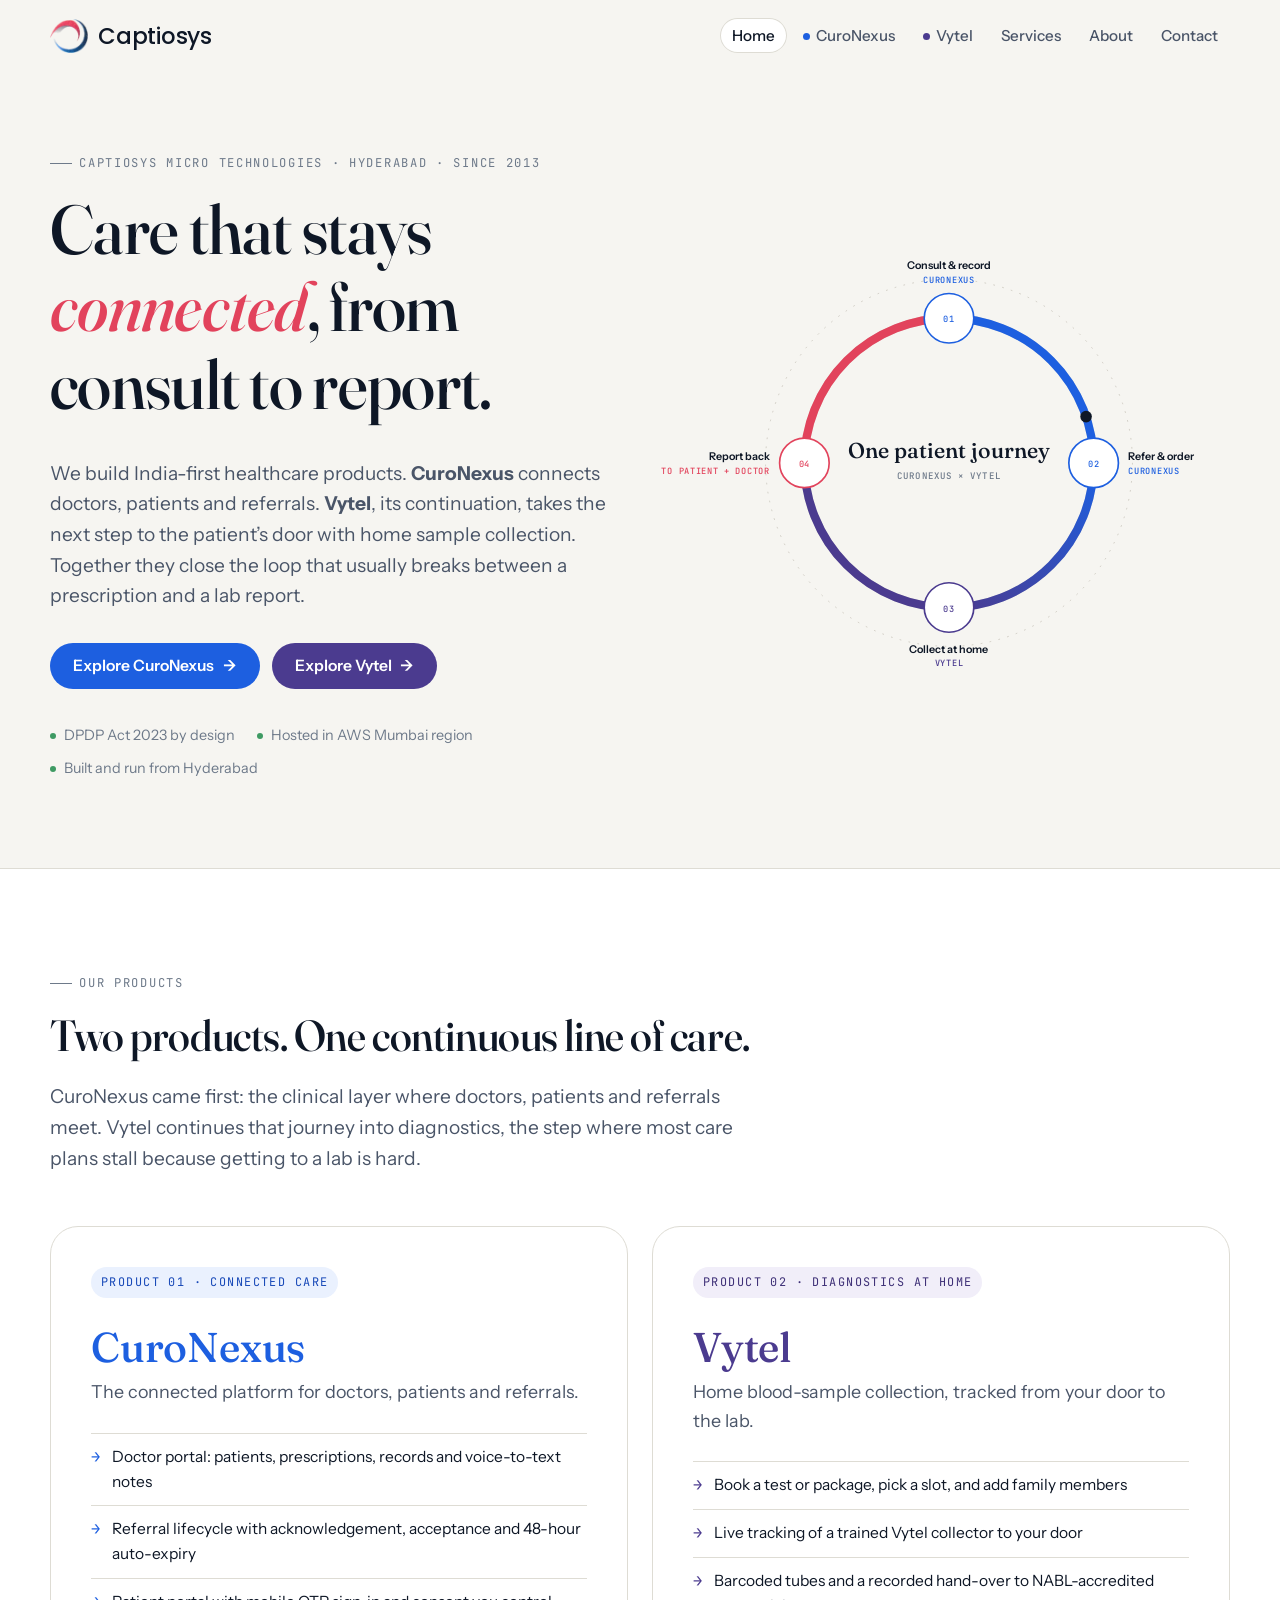
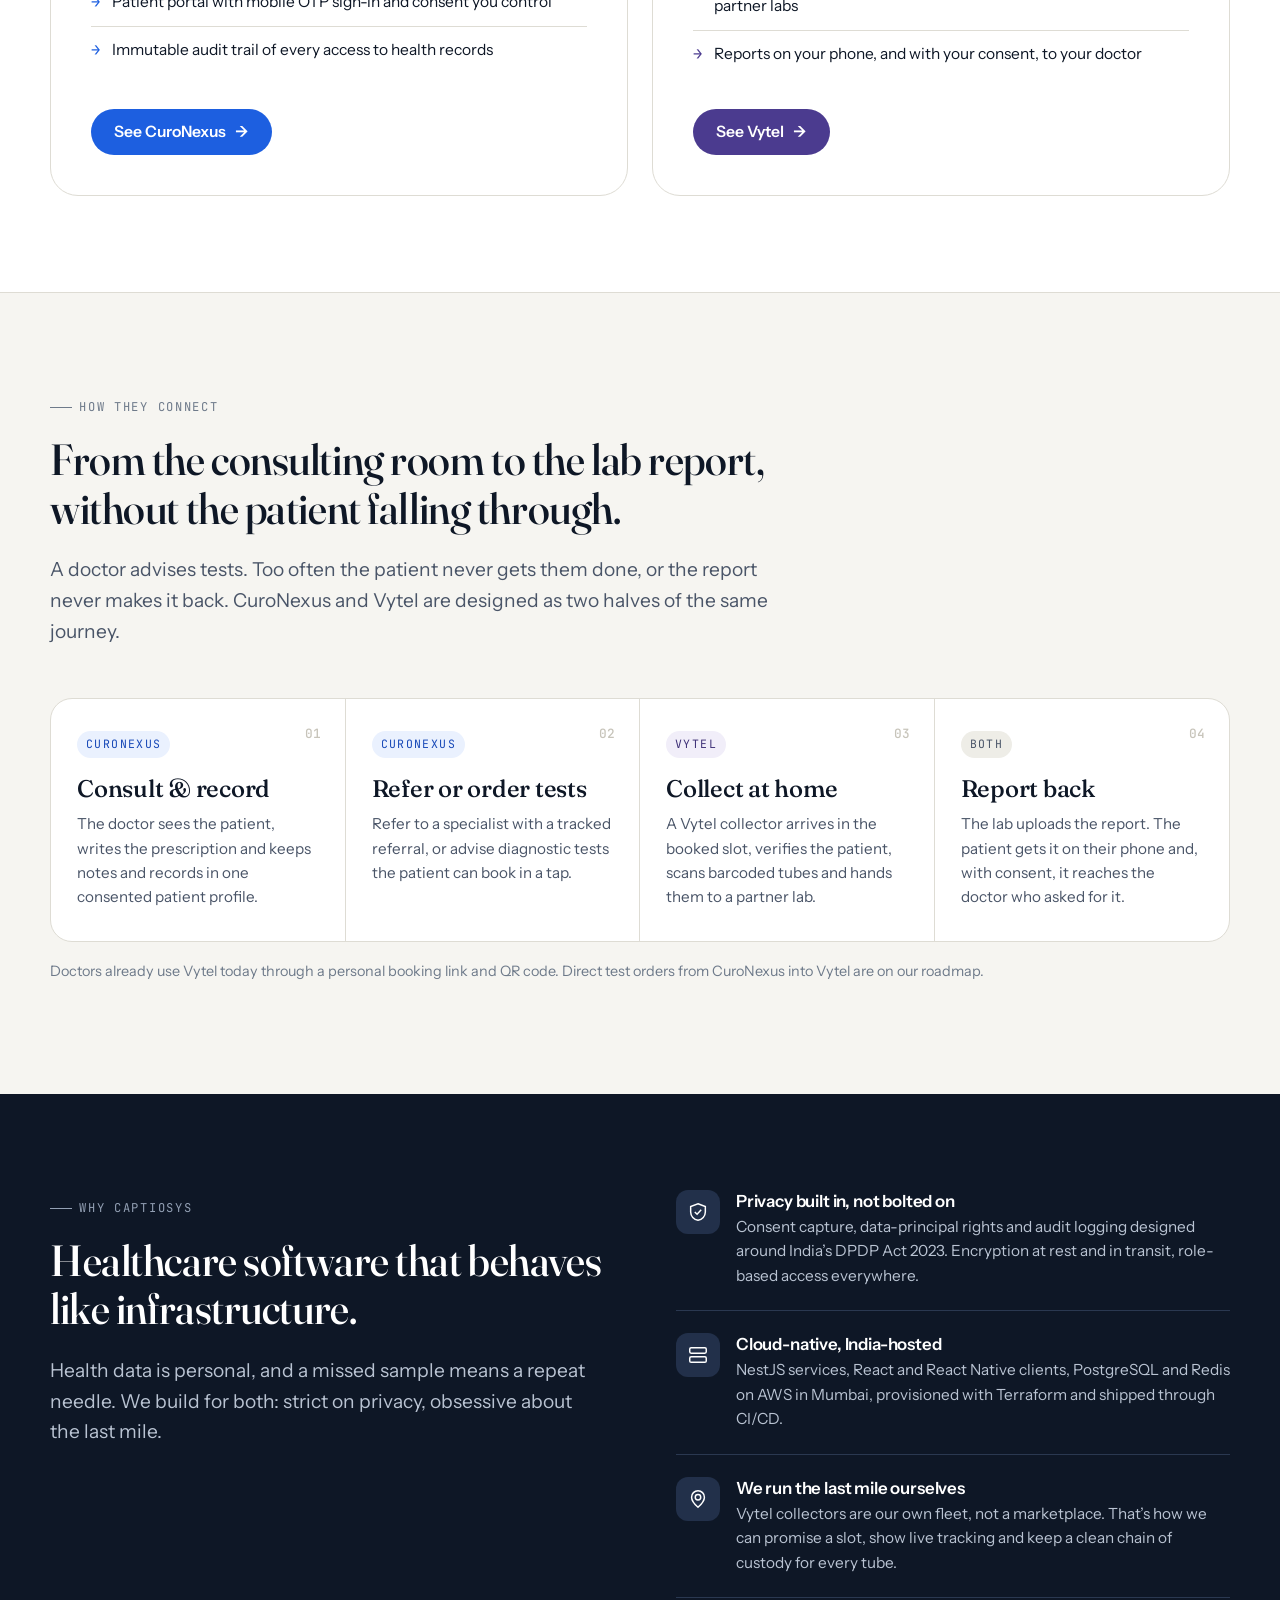
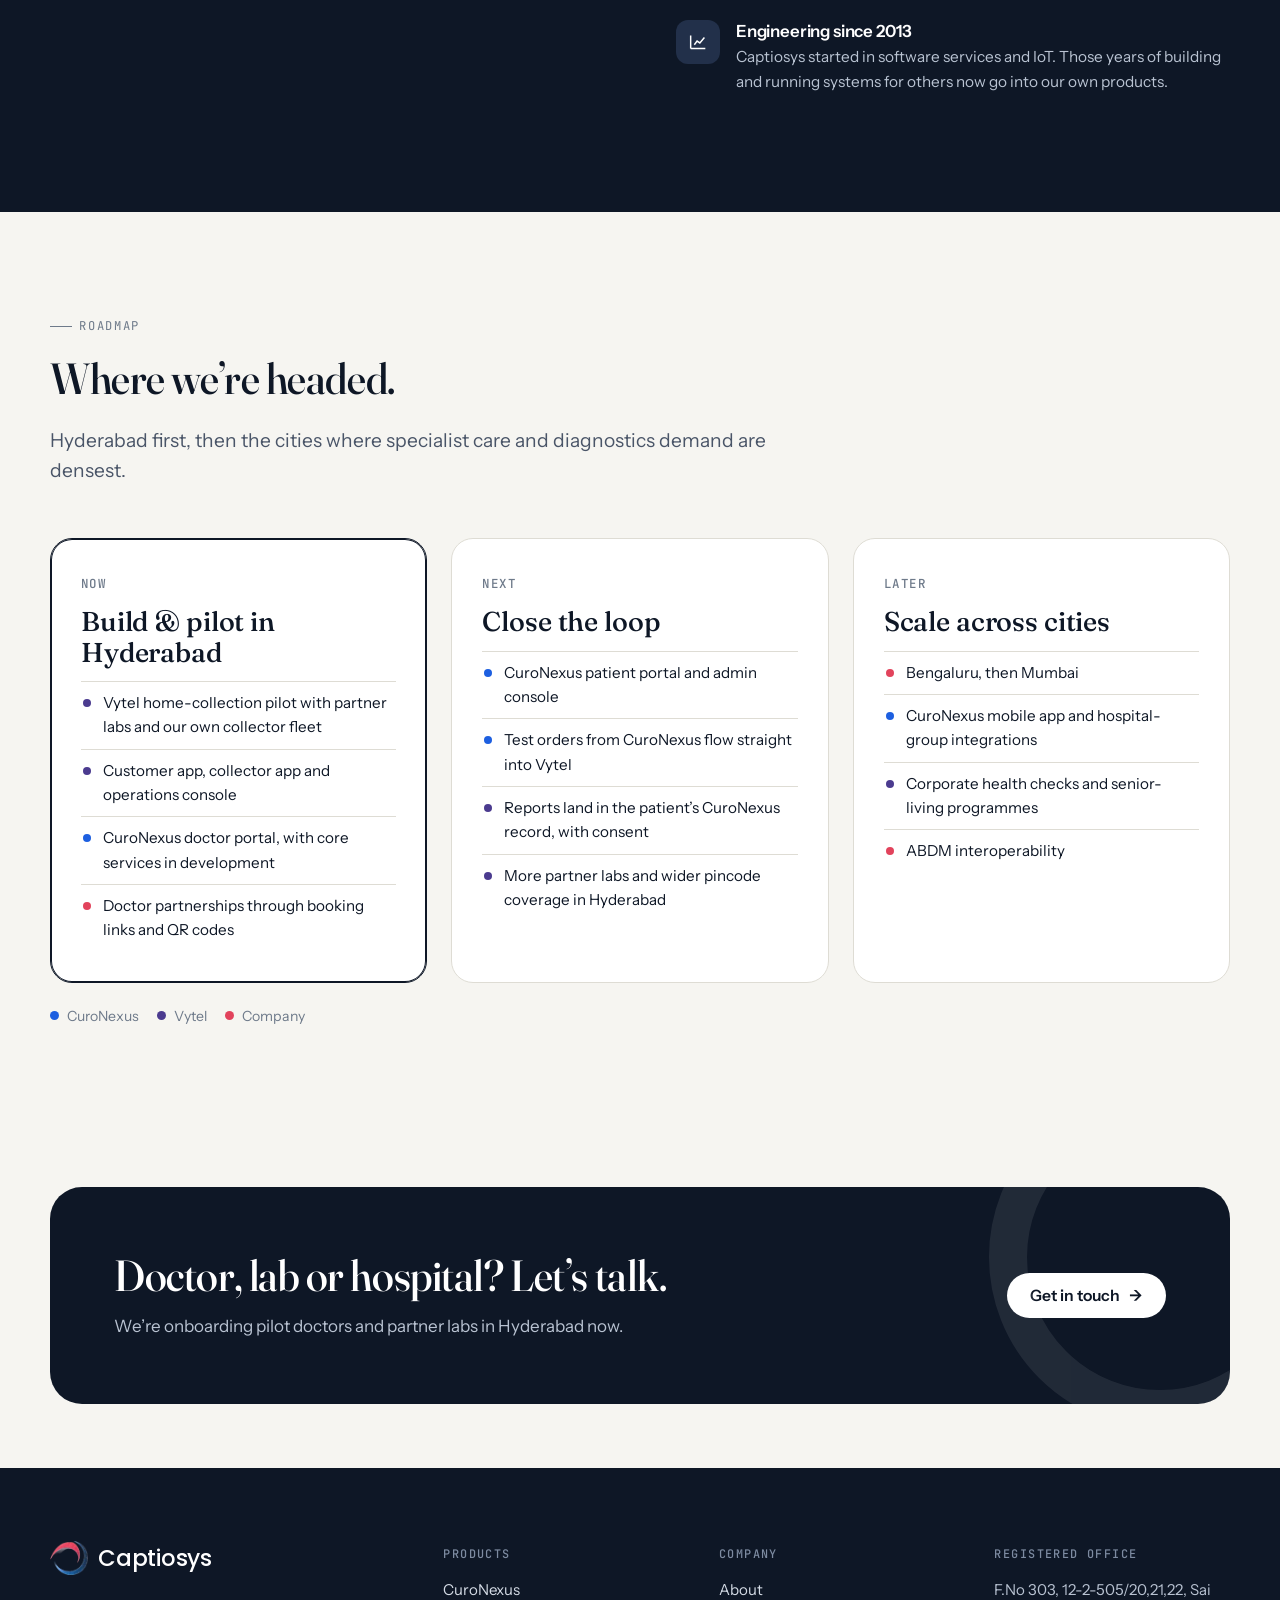
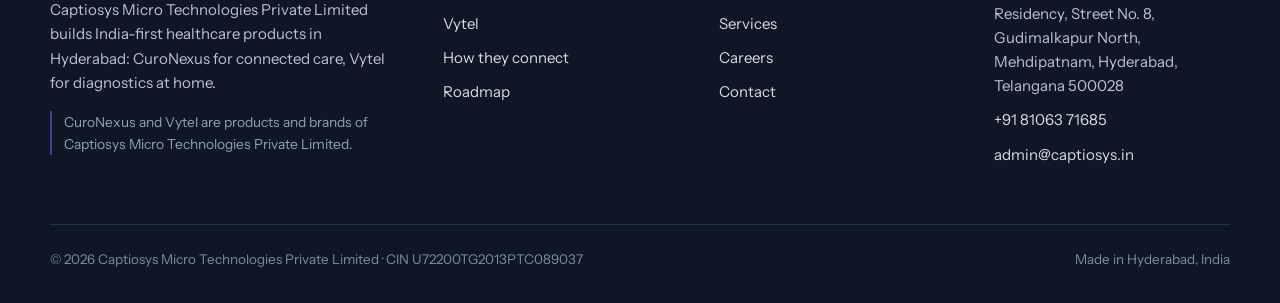
<file: index.html>
<!DOCTYPE html>
<html lang="en-IN">
<head>
<meta charset="UTF-8">
<meta name="viewport" content="width=device-width, initial-scale=1.0">
<title>Captiosys — Connected healthcare, from consult to report</title>
<meta name="description" content="Captiosys Micro Technologies builds India-first healthcare products: CuroNexus connects doctors, patients and referrals; Vytel brings diagnostic sample collection to the patient’s door.">
<meta property="og:title" content="Captiosys — Connected healthcare, from consult to report">
<meta property="og:description" content="Captiosys Micro Technologies builds India-first healthcare products: CuroNexus connects doctors, patients and referrals; Vytel brings diagnostic sample collection to the patient’s door.">
<meta property="og:type" content="website">
<meta name="theme-color" content="#0E1726">
<link rel="icon" type="image/png" sizes="32x32" href="assets/favicon-32.png">
<link rel="icon" type="image/png" sizes="16x16" href="assets/favicon-16.png">
<link rel="apple-touch-icon" href="assets/apple-touch-icon.png">
<link rel="preconnect" href="https://fonts.googleapis.com">
<link rel="preconnect" href="https://fonts.gstatic.com" crossorigin>
<link href="https://fonts.googleapis.com/css2?family=Fraunces:ital,opsz,wght@0,9..144,400;0,9..144,500;1,9..144,400;1,9..144,500&family=Instrument+Sans:wght@400;500;600;700&family=JetBrains+Mono:wght@400;500&family=Poppins:wght@500&display=swap" rel="stylesheet">
<link rel="stylesheet" href="css/style.css">
</head>
<body>
<a class="skip" href="#main">Skip to content</a>
<header class="site-header">
  <div class="wrap nav">
    <a class="logo" href="index.html" aria-label="Captiosys home">
      <img src="assets/captiosys-icon.png" alt="" class="logo-mark" width="38" height="34">Captiosys
    </a>
    <button class="nav-toggle" aria-label="Menu" aria-expanded="false" aria-controls="nav-links"><span></span><span></span><span></span></button>
    <ul class="nav-links" id="nav-links">
      <li><a href="index.html" aria-current="page">Home</a></li>
      <li><a href="curonexus.html"><span class="prod-dot" style="background:var(--cn)"></span>CuroNexus</a></li>
      <li><a href="vytel.html"><span class="prod-dot" style="background:var(--vy)"></span>Vytel</a></li>
      <li><a href="services.html">Services</a></li>
      <li><a href="about.html">About</a></li>
      <li><a href="contact.html">Contact</a></li>
    </ul>
  </div>
</header>
<main id="main">

<section class="hero">
  <div class="wrap hero-grid">
    <div>
      <span class="eyebrow">Captiosys Micro Technologies &middot; Hyderabad &middot; Since 2013</span>
      <h1>Care that stays <em>connected</em>, from consult to report.</h1>
      <p class="lede">We build India-first healthcare products. <strong>CuroNexus</strong> connects doctors, patients and referrals. <strong>Vytel</strong>, its continuation, takes the next step to the patient&rsquo;s door with home sample collection. Together they close the loop that usually breaks between a prescription and a lab report.</p>
      <div class="btn-row">
        <a class="btn btn-cn" href="curonexus.html">Explore CuroNexus <span class="arr">&rarr;</span></a>
        <a class="btn btn-vy" href="vytel.html">Explore Vytel <span class="arr">&rarr;</span></a>
      </div>
      <div class="hero-meta">
        <span>DPDP Act 2023 by design</span>
        <span>Hosted in AWS Mumbai region</span>
        <span>Built and run from Hyderabad</span>
      </div>
    </div>

    <div class="loop reveal" aria-label="The connected care loop: consult and refer on CuroNexus, collect samples at home with Vytel, report back to patient and doctor.">
      <svg viewBox="0 0 680 520" role="img">
        <title>Connected care loop</title>
        <defs>
          <linearGradient id="g-cv" x1="1" y1="0" x2="0" y2="1">
            <stop offset="0" stop-color="#1D5FE0"/><stop offset="1" stop-color="#4B3B8F"/>
          </linearGradient>
        </defs>
        <circle class="spin-slow" cx="340" cy="260" r="222" fill="none" stroke="var(--rule-strong)" stroke-width="1" stroke-dasharray="2 9"/>
        <circle cx="340" cy="260" r="175" fill="none" stroke="var(--rule)" stroke-width="10"/>
        <path d="M340,85 A175,175 0 0,1 515,260" fill="none" stroke="var(--cn)" stroke-width="10" stroke-linecap="round"/>
        <path d="M515,260 A175,175 0 0,1 340,435" fill="none" stroke="url(#g-cv)" stroke-width="10" stroke-linecap="round"/>
        <path d="M340,435 A175,175 0 0,1 165,260" fill="none" stroke="var(--vy)" stroke-width="10" stroke-linecap="round"/>
        <path d="M165,260 A175,175 0 0,1 340,85" fill="none" stroke="var(--cap-red)" stroke-width="10" stroke-linecap="round"/>
        <circle r="7" fill="var(--ink)">
          <animateMotion dur="9s" repeatCount="indefinite" path="M340,85 A175,175 0 1,1 340,435 A175,175 0 1,1 340,85"/>
        </circle>
        <g>
          <circle cx="340" cy="85" r="30" fill="#fff" stroke="var(--cn)" stroke-width="2"/>
          <text x="340" y="90" text-anchor="middle" class="node-sub" fill="var(--cn)">01</text>
          <text x="340" y="26" text-anchor="middle" class="node-label">Consult &amp; record</text>
          <text x="340" y="42" text-anchor="middle" class="node-sub" fill="var(--cn)">CuroNexus</text>
        </g>
        <g>
          <circle cx="515" cy="260" r="30" fill="#fff" stroke="var(--cn)" stroke-width="2"/>
          <text x="515" y="265" text-anchor="middle" class="node-sub" fill="var(--cn)">02</text>
          <text x="557" y="256" class="node-label">Refer &amp; order</text>
          <text x="557" y="273" class="node-sub" fill="var(--cn)">CuroNexus</text>
        </g>
        <g>
          <circle cx="340" cy="435" r="30" fill="#fff" stroke="var(--vy)" stroke-width="2"/>
          <text x="340" y="440" text-anchor="middle" class="node-sub" fill="var(--vy)">03</text>
          <text x="340" y="490" text-anchor="middle" class="node-label">Collect at home</text>
          <text x="340" y="506" text-anchor="middle" class="node-sub" fill="var(--vy)">Vytel</text>
        </g>
        <g>
          <circle cx="165" cy="260" r="30" fill="#fff" stroke="var(--cap-red)" stroke-width="2"/>
          <text x="165" y="265" text-anchor="middle" class="node-sub" fill="var(--cap-red)">04</text>
          <text x="123" y="256" text-anchor="end" class="node-label">Report back</text>
          <text x="123" y="273" text-anchor="end" class="node-sub" fill="var(--cap-red)">To patient + doctor</text>
        </g>
        <text x="340" y="254" text-anchor="middle" class="center-title">One patient journey</text>
        <text x="340" y="280" text-anchor="middle" class="center-sub">CuroNexus &times; Vytel</text>
      </svg>
    </div>
  </div>
</section>

<section class="band-surface" id="products">
  <div class="wrap">
    <div class="section-head reveal">
      <span class="eyebrow">Our products</span>
      <h2>Two products. One continuous line of care.</h2>
      <p class="lede">CuroNexus came first: the clinical layer where doctors, patients and referrals meet. Vytel continues that journey into diagnostics, the step where most care plans stall because getting to a lab is hard.</p>
    </div>

    <div class="grid-2">
      <article class="product-card cn reveal">
        <span class="tag">Product 01 &middot; Connected care</span>
        <h3 class="wordmark-cn">CuroNexus</h3>
        <p class="strap">The connected platform for doctors, patients and referrals.</p>
        <ul>
          <li>Doctor portal: patients, prescriptions, records and voice-to-text notes</li>
          <li>Referral lifecycle with acknowledgement, acceptance and 48-hour auto-expiry</li>
          <li>Patient portal with mobile OTP sign-in and consent you control</li>
          <li>Immutable audit trail of every access to health records</li>
        </ul>
        <a class="btn btn-cn" href="curonexus.html">See CuroNexus <span class="arr">&rarr;</span></a>
      </article>

      <article class="product-card vy reveal">
        <span class="tag">Product 02 &middot; Diagnostics at home</span>
        <h3 class="wordmark-vy">Vytel</h3>
        <p class="strap">Home blood-sample collection, tracked from your door to the lab.</p>
        <ul>
          <li>Book a test or package, pick a slot, and add family members</li>
          <li>Live tracking of a trained Vytel collector to your door</li>
          <li>Barcoded tubes and a recorded hand-over to NABL-accredited partner labs</li>
          <li>Reports on your phone, and with your consent, to your doctor</li>
        </ul>
        <a class="btn btn-vy" href="vytel.html">See Vytel <span class="arr">&rarr;</span></a>
      </article>
    </div>
  </div>
</section>

<section id="journey">
  <div class="wrap">
    <div class="section-head reveal">
      <span class="eyebrow">How they connect</span>
      <h2>From the consulting room to the lab report, without the patient falling through.</h2>
      <p class="lede">A doctor advises tests. Too often the patient never gets them done, or the report never makes it back. CuroNexus and Vytel are designed as two halves of the same journey.</p>
    </div>

    <div class="journey reveal">
      <div class="step">
        <span class="idx">01</span>
        <span class="who cn">CuroNexus</span>
        <h4>Consult &amp; record</h4>
        <p>The doctor sees the patient, writes the prescription and keeps notes and records in one consented patient profile.</p>
      </div>
      <div class="step">
        <span class="idx">02</span>
        <span class="who cn">CuroNexus</span>
        <h4>Refer or order tests</h4>
        <p>Refer to a specialist with a tracked referral, or advise diagnostic tests the patient can book in a tap.</p>
      </div>
      <div class="step">
        <span class="idx">03</span>
        <span class="who vy">Vytel</span>
        <h4>Collect at home</h4>
        <p>A Vytel collector arrives in the booked slot, verifies the patient, scans barcoded tubes and hands them to a partner lab.</p>
      </div>
      <div class="step">
        <span class="idx">04</span>
        <span class="who both">Both</span>
        <h4>Report back</h4>
        <p>The lab uploads the report. The patient gets it on their phone and, with consent, it reaches the doctor who asked for it.</p>
      </div>
    </div>
    <p class="muted" style="margin-top:18px;font-size:.9rem">Doctors already use Vytel today through a personal booking link and QR code. Direct test orders from CuroNexus into Vytel are on our roadmap.</p>
  </div>
</section>

<section class="band-ink">
  <div class="wrap split">
    <div class="sticky-col reveal">
      <span class="eyebrow">Why Captiosys</span>
      <h2>Healthcare software that behaves like infrastructure.</h2>
      <p class="lede">Health data is personal, and a missed sample means a repeat needle. We build for both: strict on privacy, obsessive about the last mile.</p>
    </div>
    <div class="reveal">
      <div class="feature">
        <div class="ico"><svg viewBox="0 0 24 24" fill="none" stroke="#fff" stroke-width="1.6"><path d="M12 3l8 3v6c0 4.5-3.4 8.3-8 9-4.6-.7-8-4.5-8-9V6l8-3z"/><path d="M8.5 12l2.5 2.5 4.5-5"/></svg></div>
        <div><h4>Privacy built in, not bolted on</h4><p>Consent capture, data-principal rights and audit logging designed around India&rsquo;s DPDP Act 2023. Encryption at rest and in transit, role-based access everywhere.</p></div>
      </div>
      <div class="feature">
        <div class="ico"><svg viewBox="0 0 24 24" fill="none" stroke="#fff" stroke-width="1.6"><rect x="3" y="4" width="18" height="6" rx="1.5"/><rect x="3" y="14" width="18" height="6" rx="1.5"/><path d="M7 7h.01M7 17h.01"/></svg></div>
        <div><h4>Cloud-native, India-hosted</h4><p>NestJS services, React and React Native clients, PostgreSQL and Redis on AWS in Mumbai, provisioned with Terraform and shipped through CI/CD.</p></div>
      </div>
      <div class="feature">
        <div class="ico"><svg viewBox="0 0 24 24" fill="none" stroke="#fff" stroke-width="1.6"><circle cx="12" cy="10" r="3"/><path d="M12 21s-7-6.2-7-11a7 7 0 0114 0c0 4.8-7 11-7 11z"/></svg></div>
        <div><h4>We run the last mile ourselves</h4><p>Vytel collectors are our own fleet, not a marketplace. That&rsquo;s how we can promise a slot, show live tracking and keep a clean chain of custody for every tube.</p></div>
      </div>
      <div class="feature">
        <div class="ico"><svg viewBox="0 0 24 24" fill="none" stroke="#fff" stroke-width="1.6"><path d="M4 19V5M4 19h16M8 15l3-4 3 2 5-6"/></svg></div>
        <div><h4>Engineering since 2013</h4><p>Captiosys started in software services and IoT. Those years of building and running systems for others now go into our own products.</p></div>
      </div>
    </div>
  </div>
</section>

<section id="roadmap">
  <div class="wrap">
    <div class="section-head reveal">
      <span class="eyebrow">Roadmap</span>
      <h2>Where we&rsquo;re headed.</h2>
      <p class="lede">Hyderabad first, then the cities where specialist care and diagnostics demand are densest.</p>
    </div>
    <div class="roadmap reveal">
      <div class="phase now">
        <span class="when">Now</span>
        <h3>Build &amp; pilot in Hyderabad</h3>
        <ul>
          <li class="vy">Vytel home-collection pilot with partner labs and our own collector fleet</li>
          <li class="vy">Customer app, collector app and operations console</li>
          <li class="cn">CuroNexus doctor portal, with core services in development</li>
          <li class="co">Doctor partnerships through booking links and QR codes</li>
        </ul>
      </div>
      <div class="phase">
        <span class="when">Next</span>
        <h3>Close the loop</h3>
        <ul>
          <li class="cn">CuroNexus patient portal and admin console</li>
          <li class="cn">Test orders from CuroNexus flow straight into Vytel</li>
          <li class="vy">Reports land in the patient&rsquo;s CuroNexus record, with consent</li>
          <li class="vy">More partner labs and wider pincode coverage in Hyderabad</li>
        </ul>
      </div>
      <div class="phase">
        <span class="when">Later</span>
        <h3>Scale across cities</h3>
        <ul>
          <li class="co">Bengaluru, then Mumbai</li>
          <li class="cn">CuroNexus mobile app and hospital-group integrations</li>
          <li class="vy">Corporate health checks and senior-living programmes</li>
          <li class="co">ABDM interoperability</li>
        </ul>
      </div>
    </div>
    <div class="legend"><span><i style="background:var(--cn)"></i>CuroNexus</span><span><i style="background:var(--vy)"></i>Vytel</span><span><i style="background:var(--cap-red)"></i>Company</span></div>
  </div>
</section>

<section class="section-tight">
  <div class="wrap">
    <div class="cta reveal">
      <svg class="ring-deco" viewBox="0 0 100 100" aria-hidden="true"><circle cx="50" cy="50" r="40" fill="none" stroke="#fff" stroke-width="10"/></svg>
      <div>
        <h2>Doctor, lab or hospital? Let&rsquo;s talk.</h2>
        <p>We&rsquo;re onboarding pilot doctors and partner labs in Hyderabad now.</p>
      </div>
      <div class="btn-row">
        <a class="btn btn-light" href="contact.html">Get in touch <span class="arr">&rarr;</span></a>
      </div>
    </div>
  </div>
</section>
</main>
<footer class="site-footer">
  <div class="wrap">
    <div class="footer-grid">
      <div class="footer-brand">
        <a class="logo" href="index.html"><img src="assets/captiosys-icon.png" alt="" class="logo-mark" width="38" height="34">Captiosys</a>
        <p>Captiosys Micro Technologies Private Limited builds India-first healthcare products in Hyderabad: CuroNexus for connected care, Vytel for diagnostics at home.</p>
        <p class="brand-note">CuroNexus and Vytel are products and brands of Captiosys Micro Technologies Private Limited.</p>
      </div>
      <div>
        <h5>Products</h5>
        <ul>
          <li><a href="curonexus.html">CuroNexus</a></li>
          <li><a href="vytel.html">Vytel</a></li>
          <li><a href="index.html#journey">How they connect</a></li>
          <li><a href="index.html#roadmap">Roadmap</a></li>
        </ul>
      </div>
      <div>
        <h5>Company</h5>
        <ul>
          <li><a href="about.html">About</a></li>
          <li><a href="services.html">Services</a></li>
          <li><a href="contact.html?topic=careers">Careers</a></li>
          <li><a href="contact.html">Contact</a></li>
        </ul>
      </div>
      <div>
        <h5>Registered office</h5>
        <ul>
          <li>F.No 303, 12-2-505/20,21,22, Sai Residency, Street No. 8, Gudimalkapur North, Mehdipatnam, Hyderabad, Telangana 500028</li>
          <li><a href="tel:+918106371685">+91 81063 71685</a></li>
          <li><a href="mailto:admin@captiosys.in">admin@captiosys.in</a></li>
        </ul>
      </div>
    </div>
    <div class="footer-bottom">
      <span>&copy; <span id="year">2026</span> Captiosys Micro Technologies Private Limited &middot; CIN U72200TG2013PTC089037</span>
      <span>Made in Hyderabad, India</span>
    </div>
  </div>
</footer>
<script src="js/main.js"></script>
</body>
</html>
</file>
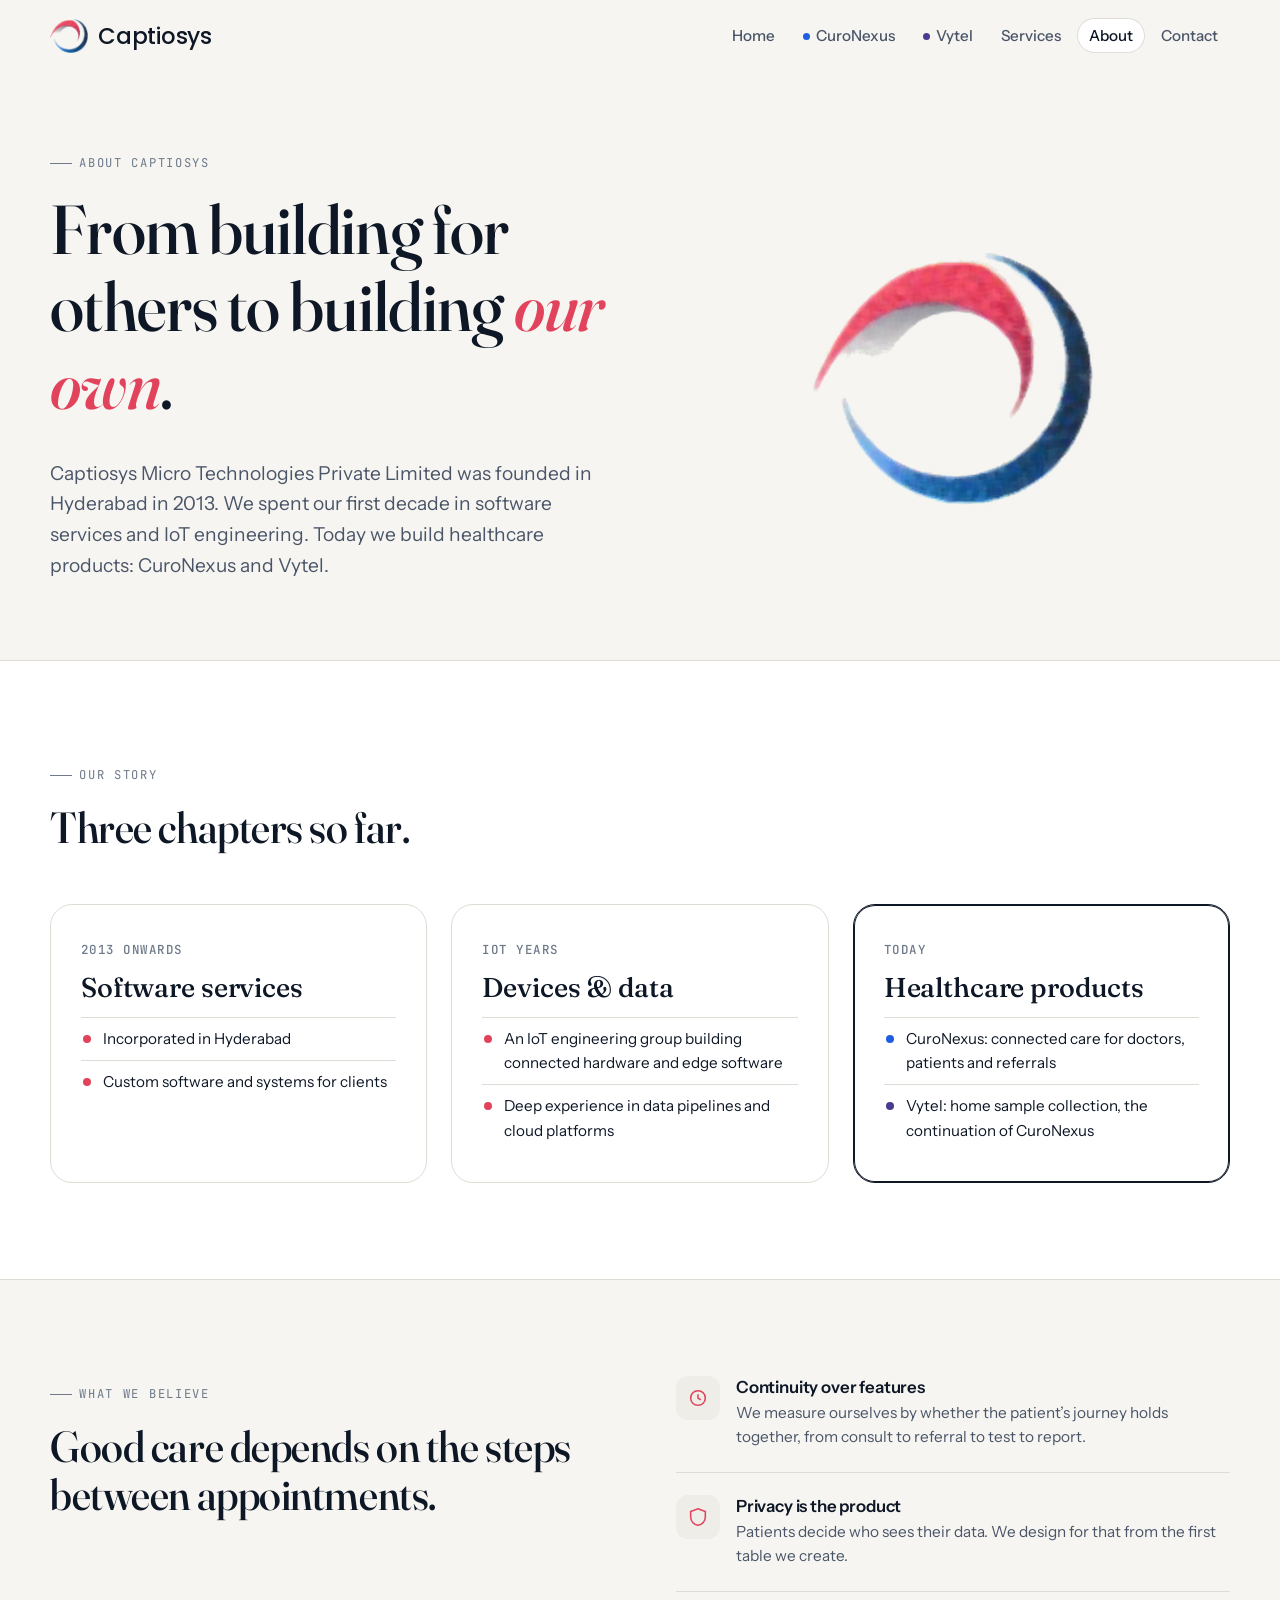
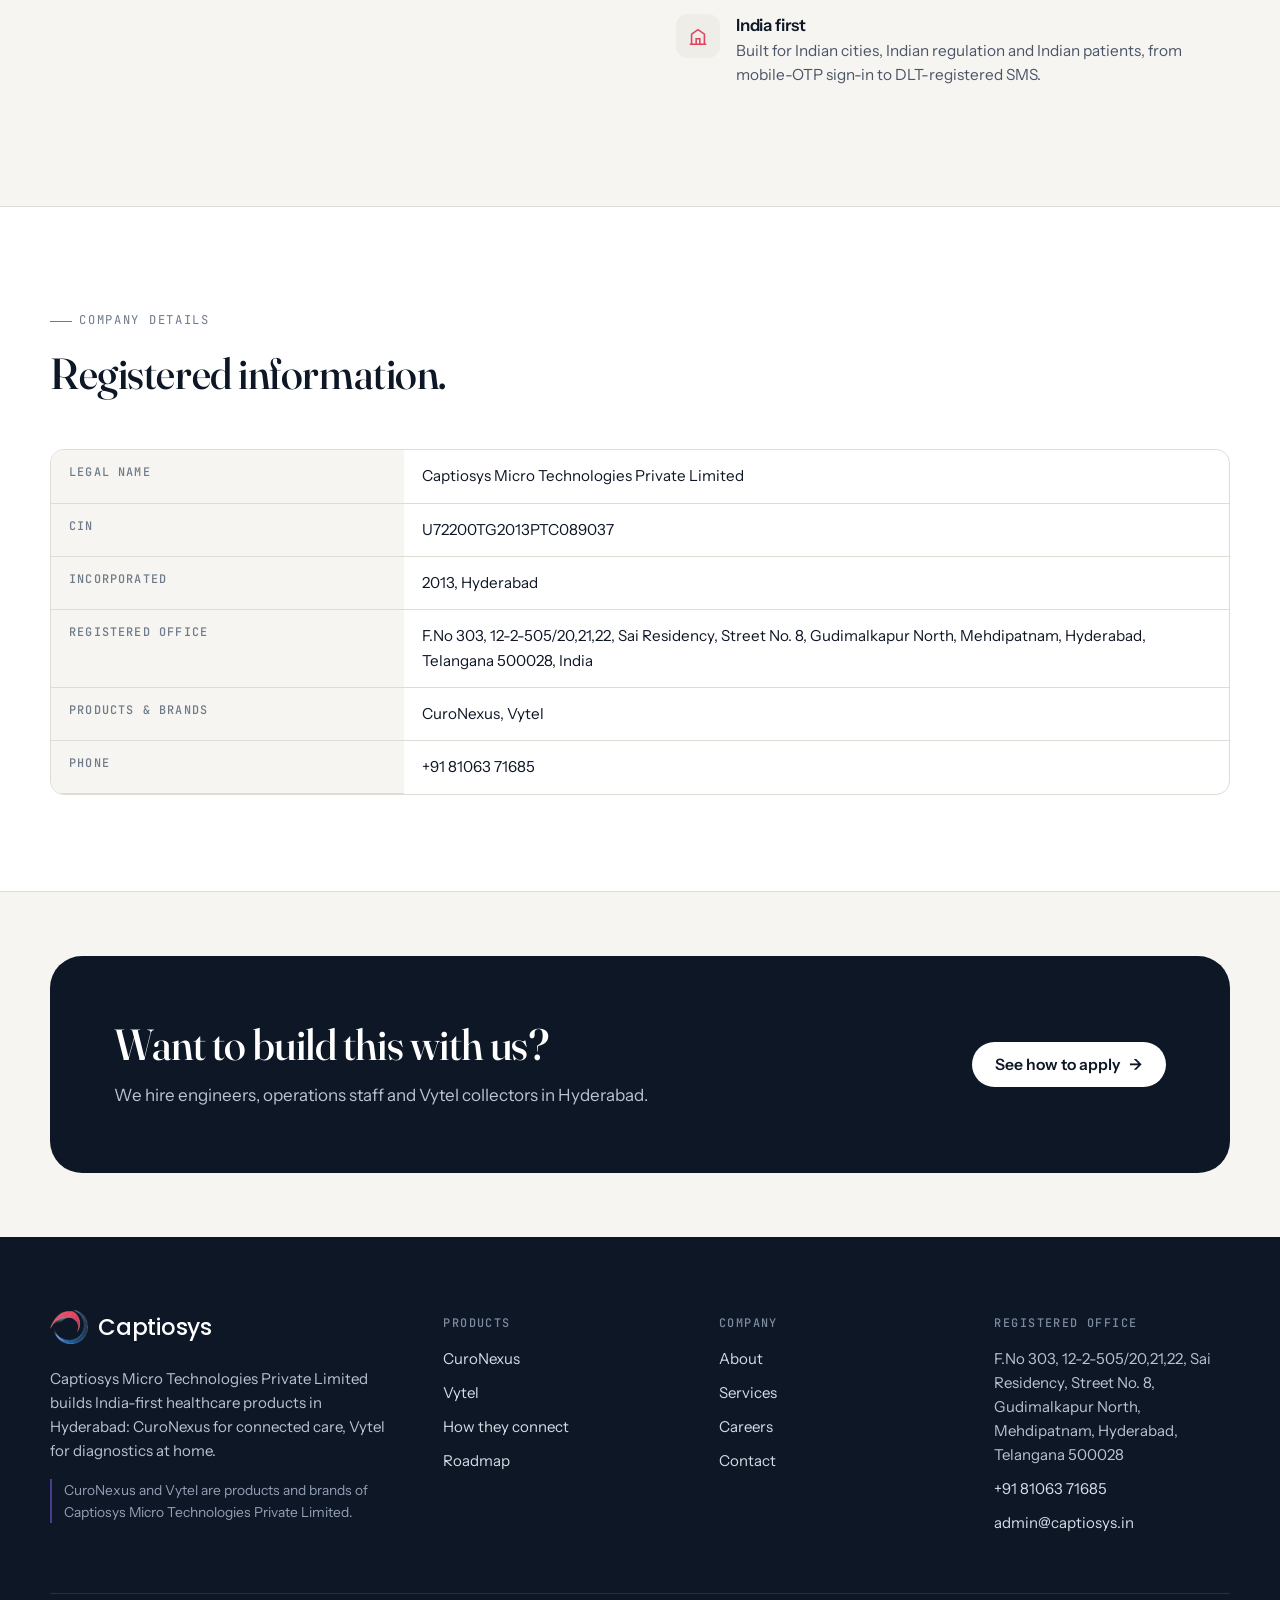
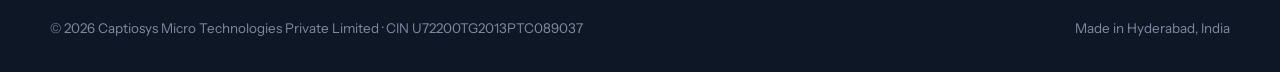
<file: about.html>
<!DOCTYPE html>
<html lang="en-IN">
<head>
<meta charset="UTF-8">
<meta name="viewport" content="width=device-width, initial-scale=1.0">
<title>About Captiosys Micro Technologies</title>
<meta name="description" content="Captiosys Micro Technologies Private Limited, Hyderabad. Founded 2013. Builder of CuroNexus and Vytel.">
<meta property="og:title" content="About Captiosys Micro Technologies">
<meta property="og:description" content="Captiosys Micro Technologies Private Limited, Hyderabad. Founded 2013. Builder of CuroNexus and Vytel.">
<meta property="og:type" content="website">
<meta name="theme-color" content="#0E1726">
<link rel="icon" type="image/png" sizes="32x32" href="assets/favicon-32.png">
<link rel="icon" type="image/png" sizes="16x16" href="assets/favicon-16.png">
<link rel="apple-touch-icon" href="assets/apple-touch-icon.png">
<link rel="preconnect" href="https://fonts.googleapis.com">
<link rel="preconnect" href="https://fonts.gstatic.com" crossorigin>
<link href="https://fonts.googleapis.com/css2?family=Fraunces:ital,opsz,wght@0,9..144,400;0,9..144,500;1,9..144,400;1,9..144,500&family=Instrument+Sans:wght@400;500;600;700&family=JetBrains+Mono:wght@400;500&family=Poppins:wght@500&display=swap" rel="stylesheet">
<link rel="stylesheet" href="css/style.css">
</head>
<body>
<a class="skip" href="#main">Skip to content</a>
<header class="site-header">
  <div class="wrap nav">
    <a class="logo" href="index.html" aria-label="Captiosys home">
      <img src="assets/captiosys-icon.png" alt="" class="logo-mark" width="38" height="34">Captiosys
    </a>
    <button class="nav-toggle" aria-label="Menu" aria-expanded="false" aria-controls="nav-links"><span></span><span></span><span></span></button>
    <ul class="nav-links" id="nav-links">
      <li><a href="index.html">Home</a></li>
      <li><a href="curonexus.html"><span class="prod-dot" style="background:var(--cn)"></span>CuroNexus</a></li>
      <li><a href="vytel.html"><span class="prod-dot" style="background:var(--vy)"></span>Vytel</a></li>
      <li><a href="services.html">Services</a></li>
      <li><a href="about.html" aria-current="page">About</a></li>
      <li><a href="contact.html">Contact</a></li>
    </ul>
  </div>
</header>
<main id="main">

<section class="hero" style="padding-bottom:48px">
  <div class="wrap split center">
    <div>
      <span class="eyebrow">About Captiosys</span>
      <h1>From building for others to building <em>our own</em>.</h1>
      <p class="lede" style="margin-top:1.2rem">Captiosys Micro Technologies Private Limited was founded in Hyderabad in 2013. We spent our first decade in software services and IoT engineering. Today we build healthcare products: CuroNexus and Vytel.</p>
    </div>
    <div class="reveal" style="display:grid;place-items:center">
      <img src="assets/captiosys-icon.png" alt="Captiosys logo" style="width:min(280px,70%)">
    </div>
  </div>
</section>

<section class="band-surface">
  <div class="wrap">
    <div class="section-head reveal">
      <span class="eyebrow">Our story</span>
      <h2>Three chapters so far.</h2>
    </div>
    <div class="roadmap reveal">
      <div class="phase">
        <span class="when">2013 onwards</span>
        <h3>Software services</h3>
        <ul><li class="co">Incorporated in Hyderabad</li><li class="co">Custom software and systems for clients</li></ul>
      </div>
      <div class="phase">
        <span class="when">IoT years</span>
        <h3>Devices &amp; data</h3>
        <ul><li class="co">An IoT engineering group building connected hardware and edge software</li><li class="co">Deep experience in data pipelines and cloud platforms</li></ul>
      </div>
      <div class="phase now">
        <span class="when">Today</span>
        <h3>Healthcare products</h3>
        <ul><li class="cn">CuroNexus: connected care for doctors, patients and referrals</li><li class="vy">Vytel: home sample collection, the continuation of CuroNexus</li></ul>
      </div>
    </div>
  </div>
</section>

<section>
  <div class="wrap split">
    <div class="sticky-col reveal">
      <span class="eyebrow">What we believe</span>
      <h2>Good care depends on the steps between appointments.</h2>
    </div>
    <div class="reveal">
      <div class="feature"><div class="ico"><svg viewBox="0 0 24 24" fill="none" stroke="var(--cap-red)" stroke-width="1.7"><circle cx="12" cy="12" r="8"/><path d="M12 8v4l3 2"/></svg></div><div><h4>Continuity over features</h4><p>We measure ourselves by whether the patient&rsquo;s journey holds together, from consult to referral to test to report.</p></div></div>
      <div class="feature"><div class="ico"><svg viewBox="0 0 24 24" fill="none" stroke="var(--cap-red)" stroke-width="1.7"><path d="M12 3l8 3v6c0 4.5-3.4 8.3-8 9-4.6-.7-8-4.5-8-9V6l8-3z"/></svg></div><div><h4>Privacy is the product</h4><p>Patients decide who sees their data. We design for that from the first table we create.</p></div></div>
      <div class="feature"><div class="ico"><svg viewBox="0 0 24 24" fill="none" stroke="var(--cap-red)" stroke-width="1.7"><path d="M3 21h18M5 21V10l7-5 7 5v11"/><path d="M10 21v-6h4v6"/></svg></div><div><h4>India first</h4><p>Built for Indian cities, Indian regulation and Indian patients, from mobile-OTP sign-in to DLT-registered SMS.</p></div></div>
    </div>
  </div>
</section>

<section class="band-surface">
  <div class="wrap">
    <div class="section-head reveal">
      <span class="eyebrow">Company details</span>
      <h2>Registered information.</h2>
    </div>
    <div class="table-wrap reveal">
      <table>
        <tbody>
          <tr><th style="width:30%">Legal name</th><td>Captiosys Micro Technologies Private Limited</td></tr>
          <tr><th>CIN</th><td>U72200TG2013PTC089037</td></tr>
          <tr><th>Incorporated</th><td>2013, Hyderabad</td></tr>
          <tr><th>Registered office</th><td>F.No 303, 12-2-505/20,21,22, Sai Residency, Street No. 8, Gudimalkapur North, Mehdipatnam, Hyderabad, Telangana 500028, India</td></tr>
          <tr><th>Products &amp; brands</th><td>CuroNexus, Vytel</td></tr>
          <tr><th>Phone</th><td>+91 81063 71685</td></tr>
        </tbody>
      </table>
    </div>
  </div>
</section>

<section class="section-tight">
  <div class="wrap">
    <div class="cta reveal">
      <div><h2>Want to build this with us?</h2><p>We hire engineers, operations staff and Vytel collectors in Hyderabad.</p></div>
      <div class="btn-row"><a class="btn btn-light" href="contact.html?topic=careers">See how to apply <span class="arr">&rarr;</span></a></div>
    </div>
  </div>
</section>
</main>
<footer class="site-footer">
  <div class="wrap">
    <div class="footer-grid">
      <div class="footer-brand">
        <a class="logo" href="index.html"><img src="assets/captiosys-icon.png" alt="" class="logo-mark" width="38" height="34">Captiosys</a>
        <p>Captiosys Micro Technologies Private Limited builds India-first healthcare products in Hyderabad: CuroNexus for connected care, Vytel for diagnostics at home.</p>
        <p class="brand-note">CuroNexus and Vytel are products and brands of Captiosys Micro Technologies Private Limited.</p>
      </div>
      <div>
        <h5>Products</h5>
        <ul>
          <li><a href="curonexus.html">CuroNexus</a></li>
          <li><a href="vytel.html">Vytel</a></li>
          <li><a href="index.html#journey">How they connect</a></li>
          <li><a href="index.html#roadmap">Roadmap</a></li>
        </ul>
      </div>
      <div>
        <h5>Company</h5>
        <ul>
          <li><a href="about.html">About</a></li>
          <li><a href="services.html">Services</a></li>
          <li><a href="contact.html?topic=careers">Careers</a></li>
          <li><a href="contact.html">Contact</a></li>
        </ul>
      </div>
      <div>
        <h5>Registered office</h5>
        <ul>
          <li>F.No 303, 12-2-505/20,21,22, Sai Residency, Street No. 8, Gudimalkapur North, Mehdipatnam, Hyderabad, Telangana 500028</li>
          <li><a href="tel:+918106371685">+91 81063 71685</a></li>
          <li><a href="mailto:admin@captiosys.in">admin@captiosys.in</a></li>
        </ul>
      </div>
    </div>
    <div class="footer-bottom">
      <span>&copy; <span id="year">2026</span> Captiosys Micro Technologies Private Limited &middot; CIN U72200TG2013PTC089037</span>
      <span>Made in Hyderabad, India</span>
    </div>
  </div>
</footer>
<script src="js/main.js"></script>
</body>
</html>
</file>
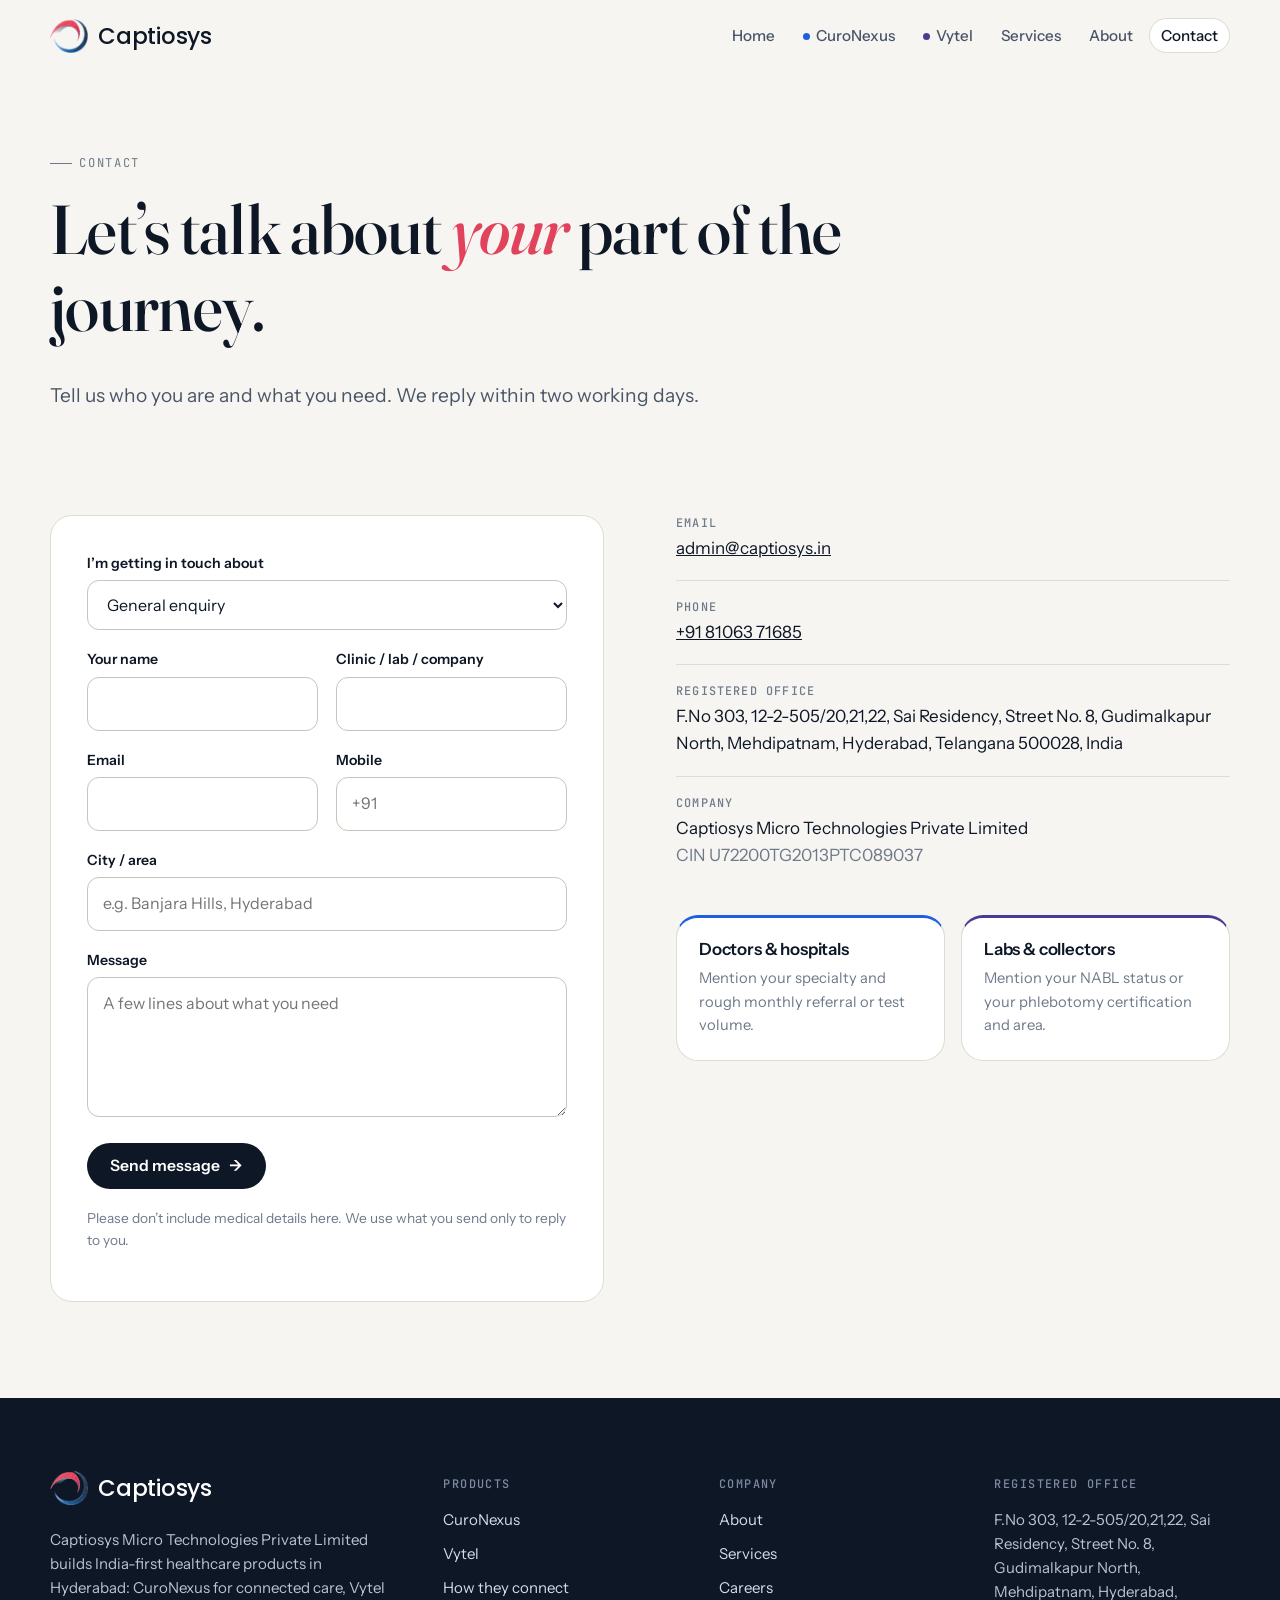
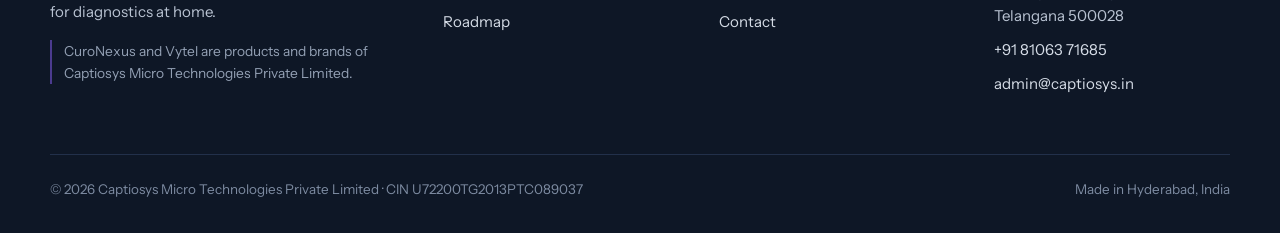
<file: contact.html>
<!DOCTYPE html>
<html lang="en-IN">
<head>
<meta charset="UTF-8">
<meta name="viewport" content="width=device-width, initial-scale=1.0">
<title>Contact Captiosys</title>
<meta name="description" content="Request a CuroNexus demo, partner with Vytel as a lab or collector, or talk to our engineering team.">
<meta property="og:title" content="Contact Captiosys">
<meta property="og:description" content="Request a CuroNexus demo, partner with Vytel as a lab or collector, or talk to our engineering team.">
<meta property="og:type" content="website">
<meta name="theme-color" content="#0E1726">
<link rel="icon" type="image/png" sizes="32x32" href="assets/favicon-32.png">
<link rel="icon" type="image/png" sizes="16x16" href="assets/favicon-16.png">
<link rel="apple-touch-icon" href="assets/apple-touch-icon.png">
<link rel="preconnect" href="https://fonts.googleapis.com">
<link rel="preconnect" href="https://fonts.gstatic.com" crossorigin>
<link href="https://fonts.googleapis.com/css2?family=Fraunces:ital,opsz,wght@0,9..144,400;0,9..144,500;1,9..144,400;1,9..144,500&family=Instrument+Sans:wght@400;500;600;700&family=JetBrains+Mono:wght@400;500&family=Poppins:wght@500&display=swap" rel="stylesheet">
<link rel="stylesheet" href="css/style.css">
</head>
<body>
<a class="skip" href="#main">Skip to content</a>
<header class="site-header">
  <div class="wrap nav">
    <a class="logo" href="index.html" aria-label="Captiosys home">
      <img src="assets/captiosys-icon.png" alt="" class="logo-mark" width="38" height="34">Captiosys
    </a>
    <button class="nav-toggle" aria-label="Menu" aria-expanded="false" aria-controls="nav-links"><span></span><span></span><span></span></button>
    <ul class="nav-links" id="nav-links">
      <li><a href="index.html">Home</a></li>
      <li><a href="curonexus.html"><span class="prod-dot" style="background:var(--cn)"></span>CuroNexus</a></li>
      <li><a href="vytel.html"><span class="prod-dot" style="background:var(--vy)"></span>Vytel</a></li>
      <li><a href="services.html">Services</a></li>
      <li><a href="about.html">About</a></li>
      <li><a href="contact.html" aria-current="page">Contact</a></li>
    </ul>
  </div>
</header>
<main id="main">

<section class="hero" style="padding-bottom:40px">
  <div class="wrap">
    <span class="eyebrow">Contact</span>
    <h1 style="max-width:12em">Let&rsquo;s talk about <em>your</em> part of the journey.</h1>
    <p class="lede" style="margin-top:1.2rem">Tell us who you are and what you need. We reply within two working days.</p>
  </div>
</section>

<section style="padding-top:32px">
  <div class="wrap split">
    <div class="card reveal" style="padding:36px">
      <form id="contact-form" class="form" data-to="admin@captiosys.in" novalidate>
        <div>
          <label for="topic">I&rsquo;m getting in touch about</label>
          <select id="topic" name="topic" required>
            <option value="general">General enquiry</option>
            <option value="curonexus">CuroNexus demo</option>
            <option value="vytel">Vytel home collection</option>
            <option value="doctor">Vytel for my clinic (doctors)</option>
            <option value="lab">Becoming a Vytel partner lab</option>
            <option value="collector">Working as a Vytel collector</option>
            <option value="services">Engineering services</option>
            <option value="careers">Careers</option>
          </select>
        </div>
        <div class="row-2">
          <div><label for="name">Your name</label><input id="name" name="name" required autocomplete="name"></div>
          <div><label for="org">Clinic / lab / company</label><input id="org" name="org" autocomplete="organization"></div>
        </div>
        <div class="row-2">
          <div><label for="email">Email</label><input id="email" name="email" type="email" required autocomplete="email"></div>
          <div><label for="phone">Mobile</label><input id="phone" name="phone" type="tel" autocomplete="tel" placeholder="+91"></div>
        </div>
        <div><label for="city">City / area</label><input id="city" name="city" placeholder="e.g. Banjara Hills, Hyderabad"></div>
        <div><label for="message">Message</label><textarea id="message" name="message" required placeholder="A few lines about what you need"></textarea></div>
        <div class="btn-row"><button class="btn btn-ink" type="submit">Send message <span class="arr">&rarr;</span></button></div>
        <p class="form-note">Please don&rsquo;t include medical details here. We use what you send only to reply to you.</p>
        <div id="form-result" class="form-result" role="status" aria-live="polite"></div>
      </form>
    </div>

    <div class="reveal">
      <div class="info-list">
        <div><b>Email</b><a href="mailto:admin@captiosys.in">admin@captiosys.in</a></div>
        <div><b>Phone</b><a href="tel:+918106371685">+91 81063 71685</a></div>
        <div><b>Registered office</b>F.No 303, 12-2-505/20,21,22, Sai Residency, Street No. 8, Gudimalkapur North, Mehdipatnam, Hyderabad, Telangana 500028, India</div>
        <div><b>Company</b>Captiosys Micro Technologies Private Limited<br><span class="muted">CIN U72200TG2013PTC089037</span></div>
      </div>
      <div class="grid-2" style="margin-top:28px;gap:16px">
        <div class="card" style="padding:22px;border-top:3px solid var(--cn)"><h4>Doctors &amp; hospitals</h4><p class="muted" style="font-size:.92rem">Mention your specialty and rough monthly referral or test volume.</p></div>
        <div class="card" style="padding:22px;border-top:3px solid var(--vy)"><h4>Labs &amp; collectors</h4><p class="muted" style="font-size:.92rem">Mention your NABL status or your phlebotomy certification and area.</p></div>
      </div>
    </div>
  </div>
</section>
</main>
<footer class="site-footer">
  <div class="wrap">
    <div class="footer-grid">
      <div class="footer-brand">
        <a class="logo" href="index.html"><img src="assets/captiosys-icon.png" alt="" class="logo-mark" width="38" height="34">Captiosys</a>
        <p>Captiosys Micro Technologies Private Limited builds India-first healthcare products in Hyderabad: CuroNexus for connected care, Vytel for diagnostics at home.</p>
        <p class="brand-note">CuroNexus and Vytel are products and brands of Captiosys Micro Technologies Private Limited.</p>
      </div>
      <div>
        <h5>Products</h5>
        <ul>
          <li><a href="curonexus.html">CuroNexus</a></li>
          <li><a href="vytel.html">Vytel</a></li>
          <li><a href="index.html#journey">How they connect</a></li>
          <li><a href="index.html#roadmap">Roadmap</a></li>
        </ul>
      </div>
      <div>
        <h5>Company</h5>
        <ul>
          <li><a href="about.html">About</a></li>
          <li><a href="services.html">Services</a></li>
          <li><a href="contact.html?topic=careers">Careers</a></li>
          <li><a href="contact.html">Contact</a></li>
        </ul>
      </div>
      <div>
        <h5>Registered office</h5>
        <ul>
          <li>F.No 303, 12-2-505/20,21,22, Sai Residency, Street No. 8, Gudimalkapur North, Mehdipatnam, Hyderabad, Telangana 500028</li>
          <li><a href="tel:+918106371685">+91 81063 71685</a></li>
          <li><a href="mailto:admin@captiosys.in">admin@captiosys.in</a></li>
        </ul>
      </div>
    </div>
    <div class="footer-bottom">
      <span>&copy; <span id="year">2026</span> Captiosys Micro Technologies Private Limited &middot; CIN U72200TG2013PTC089037</span>
      <span>Made in Hyderabad, India</span>
    </div>
  </div>
</footer>
<script src="js/main.js"></script>
</body>
</html>
</file>
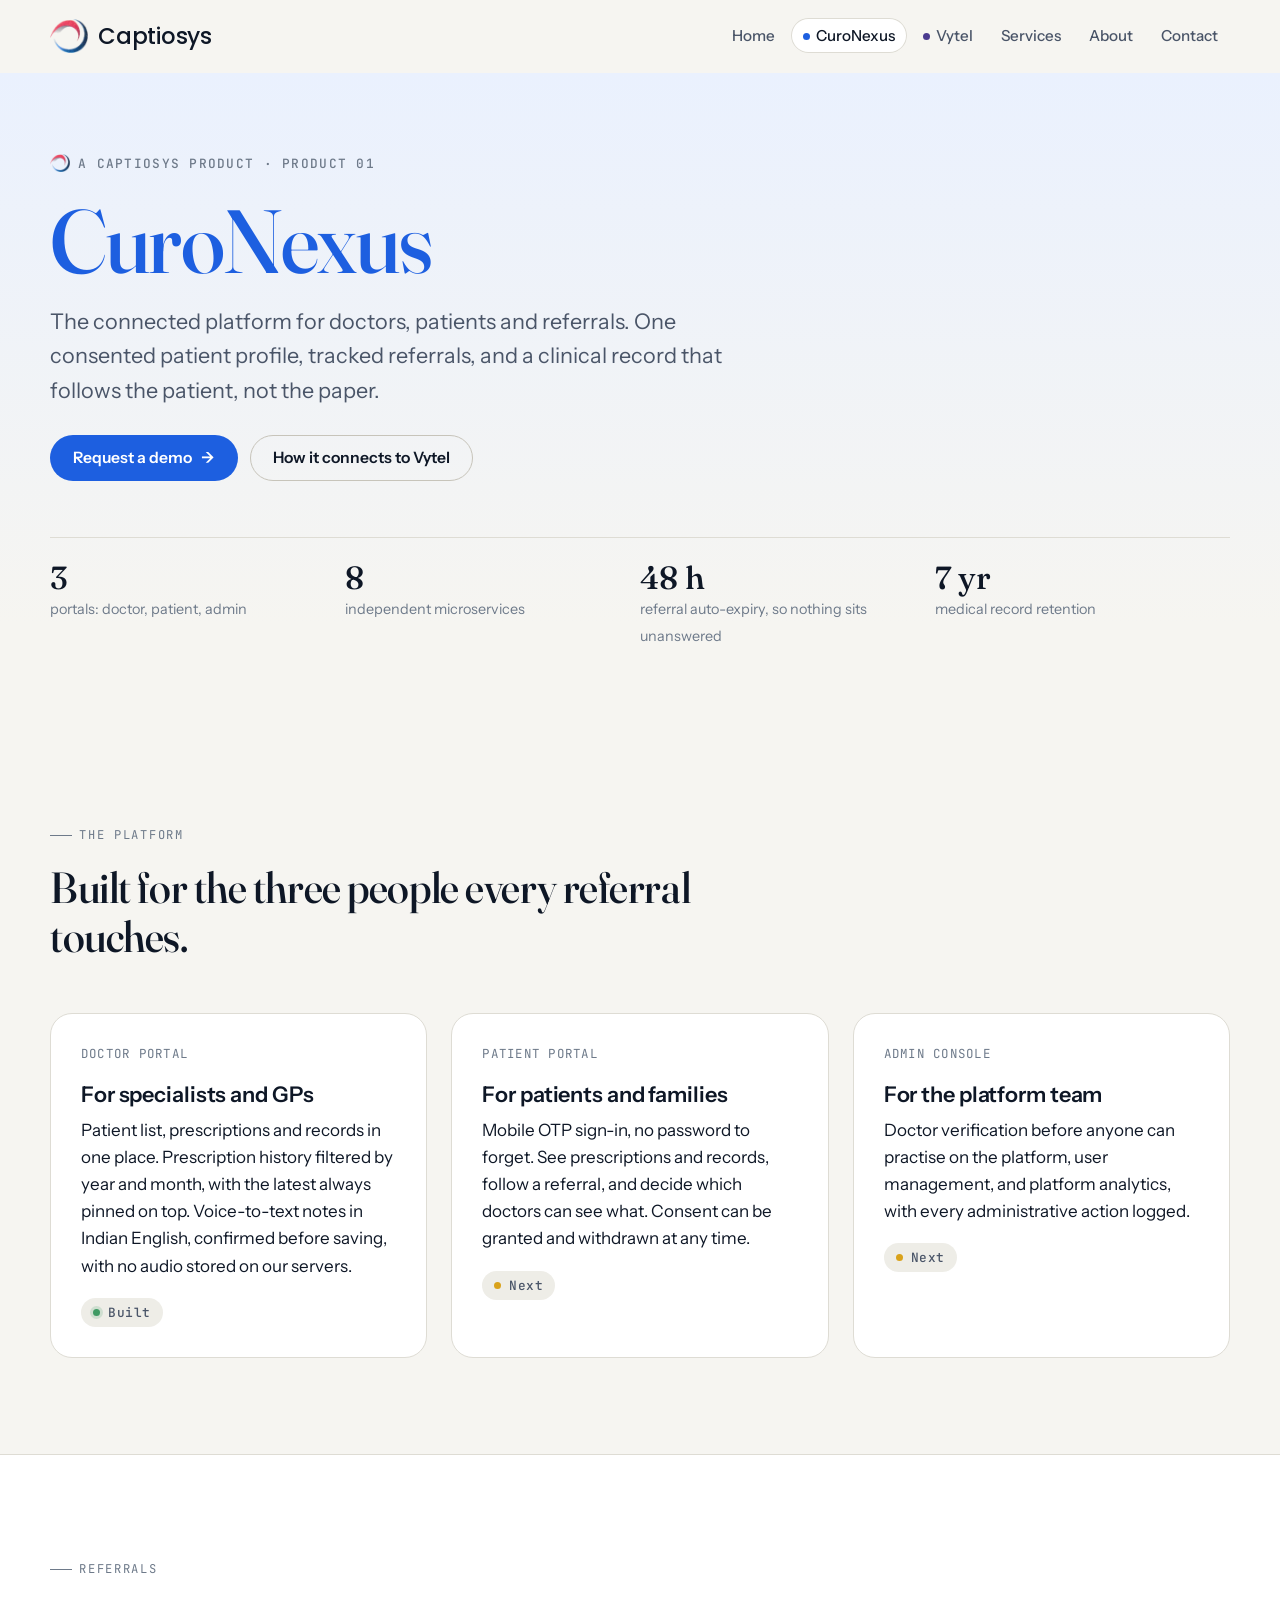
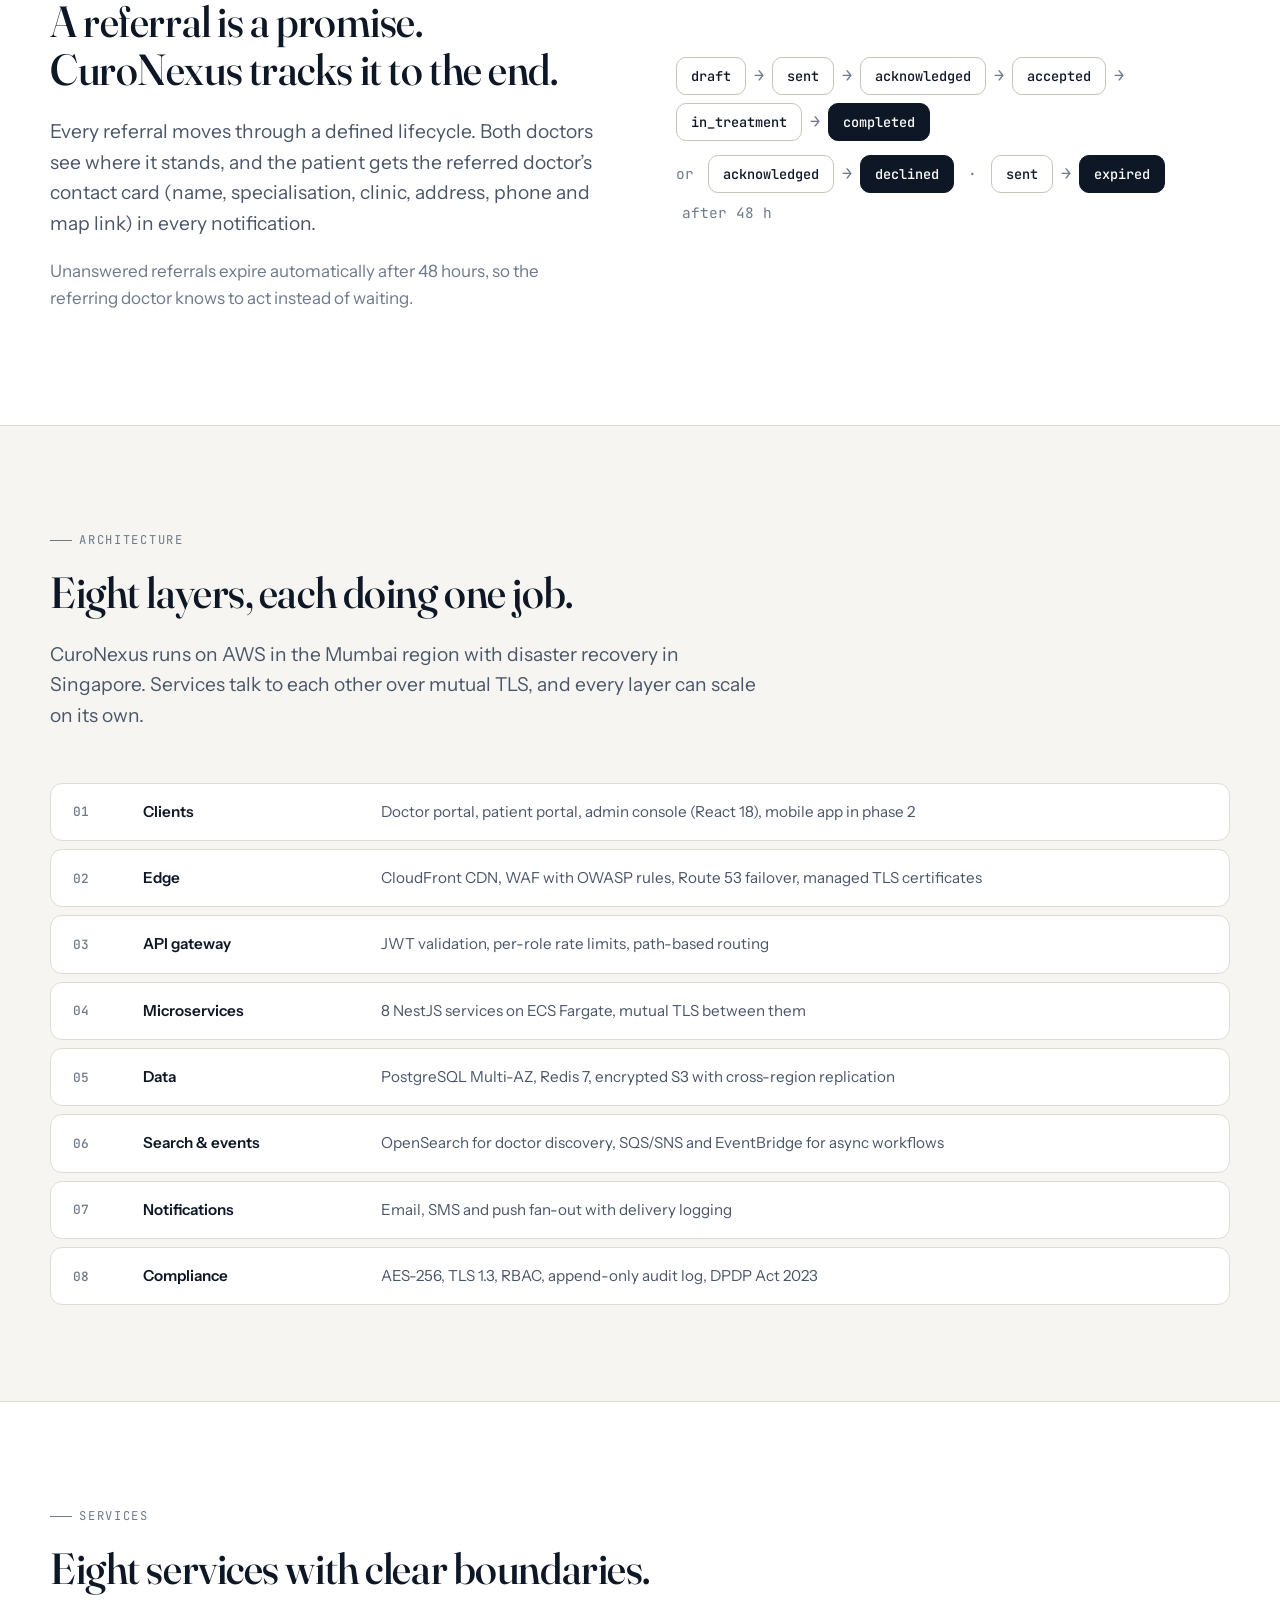
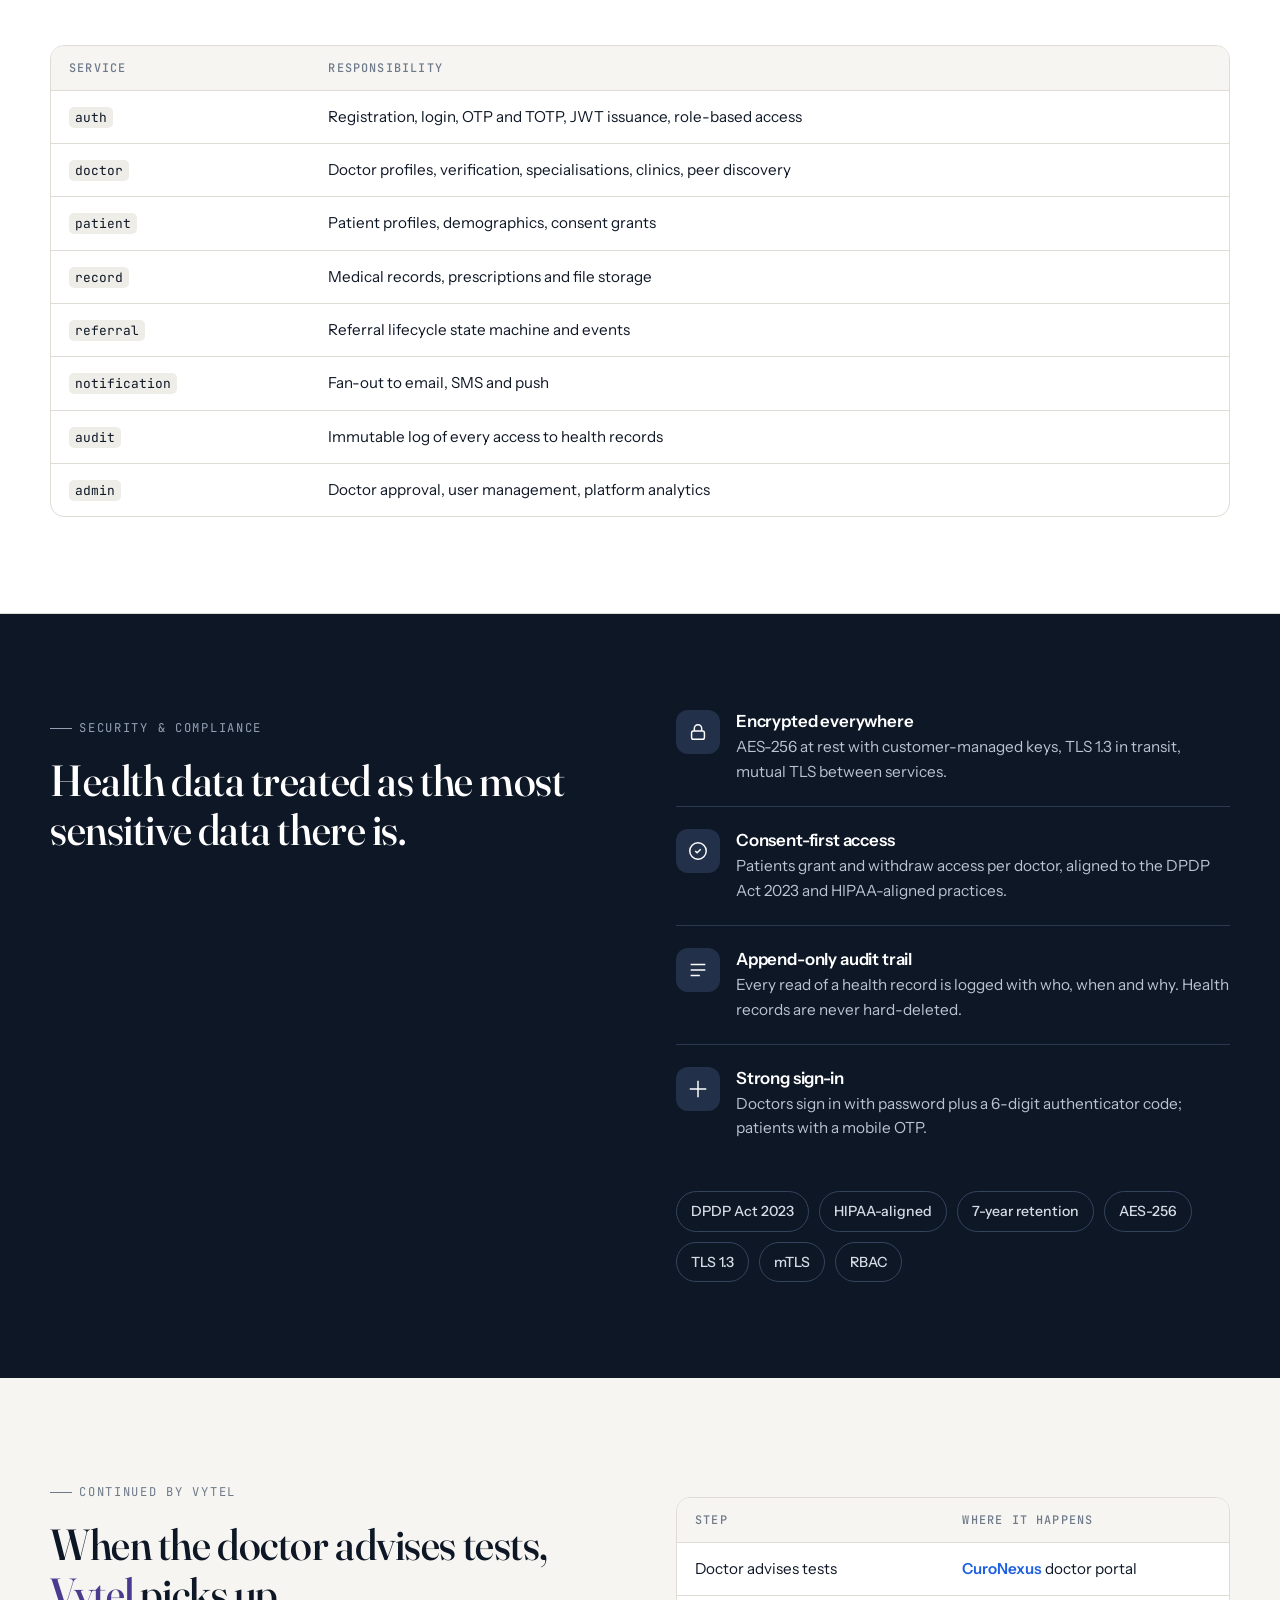
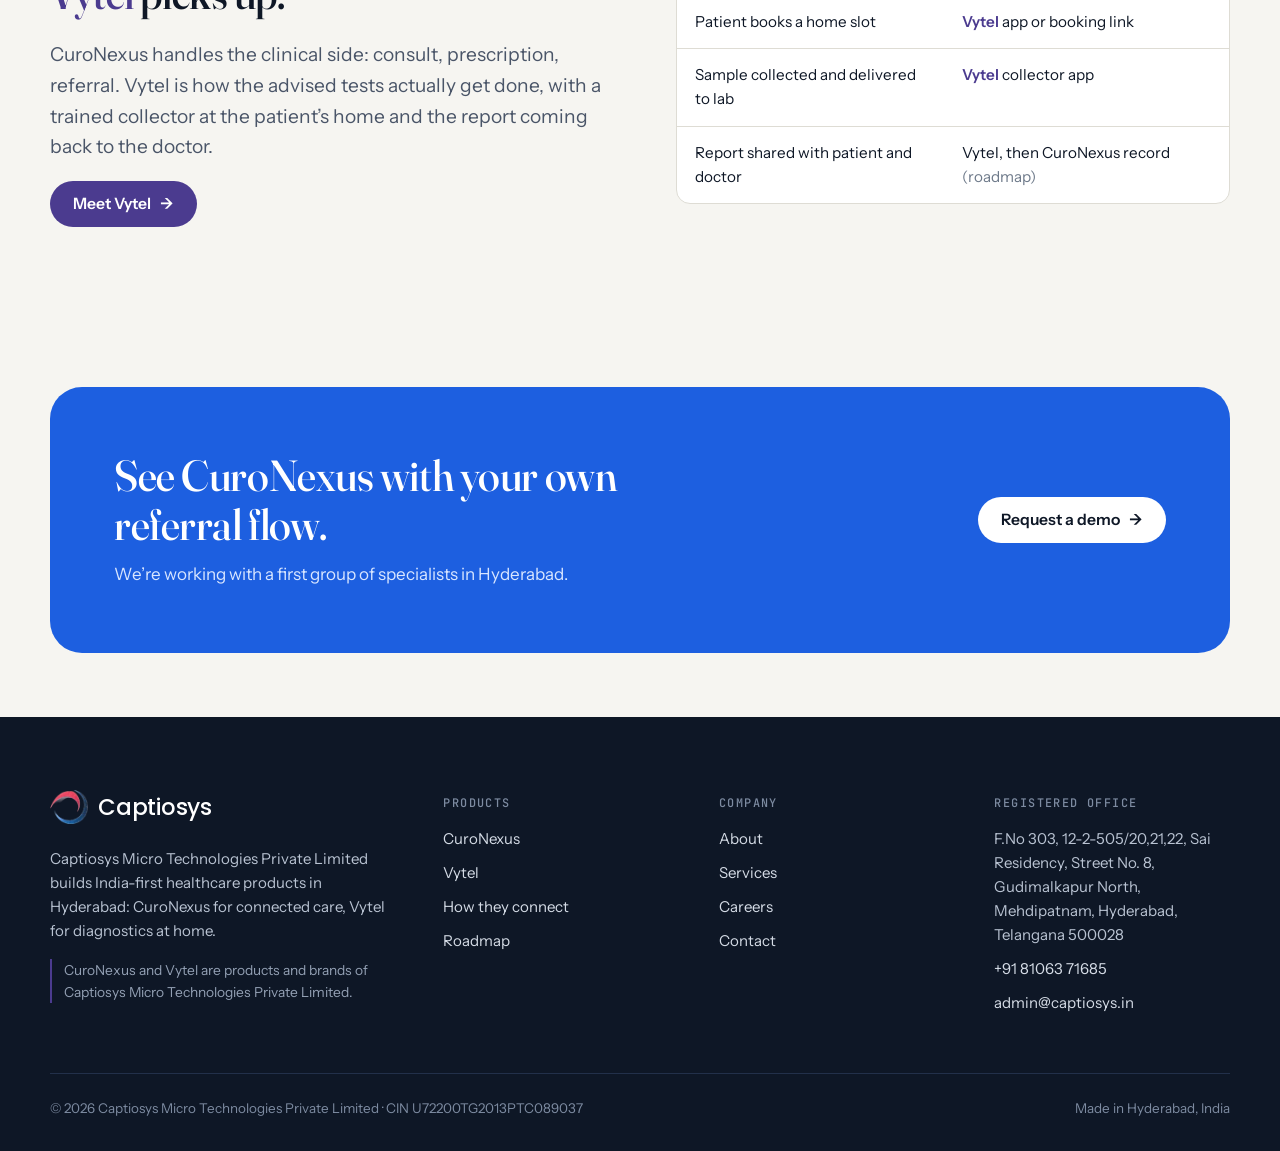
<file: curonexus.html>
<!DOCTYPE html>
<html lang="en-IN">
<head>
<meta charset="UTF-8">
<meta name="viewport" content="width=device-width, initial-scale=1.0">
<title>CuroNexus — Connected care for doctors, patients and referrals | Captiosys</title>
<meta name="description" content="CuroNexus is a cloud-native platform connecting doctors, patients and referrals. DPDP Act 2023 by design. Built by Captiosys Micro Technologies, Hyderabad.">
<meta property="og:title" content="CuroNexus — Connected care for doctors, patients and referrals | Captiosys">
<meta property="og:description" content="CuroNexus is a cloud-native platform connecting doctors, patients and referrals. DPDP Act 2023 by design. Built by Captiosys Micro Technologies, Hyderabad.">
<meta property="og:type" content="website">
<meta name="theme-color" content="#0E1726">
<link rel="icon" type="image/png" sizes="32x32" href="assets/favicon-32.png">
<link rel="icon" type="image/png" sizes="16x16" href="assets/favicon-16.png">
<link rel="apple-touch-icon" href="assets/apple-touch-icon.png">
<link rel="preconnect" href="https://fonts.googleapis.com">
<link rel="preconnect" href="https://fonts.gstatic.com" crossorigin>
<link href="https://fonts.googleapis.com/css2?family=Fraunces:ital,opsz,wght@0,9..144,400;0,9..144,500;1,9..144,400;1,9..144,500&family=Instrument+Sans:wght@400;500;600;700&family=JetBrains+Mono:wght@400;500&family=Poppins:wght@500&display=swap" rel="stylesheet">
<link rel="stylesheet" href="css/style.css">
</head>
<body>
<a class="skip" href="#main">Skip to content</a>
<header class="site-header">
  <div class="wrap nav">
    <a class="logo" href="index.html" aria-label="Captiosys home">
      <img src="assets/captiosys-icon.png" alt="" class="logo-mark" width="38" height="34">Captiosys
    </a>
    <button class="nav-toggle" aria-label="Menu" aria-expanded="false" aria-controls="nav-links"><span></span><span></span><span></span></button>
    <ul class="nav-links" id="nav-links">
      <li><a href="index.html">Home</a></li>
      <li><a href="curonexus.html" aria-current="page"><span class="prod-dot" style="background:var(--cn)"></span>CuroNexus</a></li>
      <li><a href="vytel.html"><span class="prod-dot" style="background:var(--vy)"></span>Vytel</a></li>
      <li><a href="services.html">Services</a></li>
      <li><a href="about.html">About</a></li>
      <li><a href="contact.html">Contact</a></li>
    </ul>
  </div>
</header>
<main id="main">

<section class="prod-hero cn">
  <div class="wrap">
    <span class="by-line"><img src="assets/captiosys-icon.png" alt="">A Captiosys product &middot; Product 01</span>
    <h1 class="prod-name">CuroNexus</h1>
    <p class="lede" style="font-size:1.35rem;max-width:34em">The connected platform for doctors, patients and referrals. One consented patient profile, tracked referrals, and a clinical record that follows the patient, not the paper.</p>
    <div class="btn-row" style="margin-top:28px">
      <a class="btn btn-cn" href="contact.html?topic=curonexus">Request a demo <span class="arr">&rarr;</span></a>
      <a class="btn btn-line" href="#vytel">How it connects to Vytel</a>
    </div>
    <div class="facts">
      <div><b>3</b><span>portals: doctor, patient, admin</span></div>
      <div><b>8</b><span>independent microservices</span></div>
      <div><b>48 h</b><span>referral auto-expiry, so nothing sits unanswered</span></div>
      <div><b>7 yr</b><span>medical record retention</span></div>
    </div>
  </div>
</section>

<section>
  <div class="wrap">
    <div class="section-head reveal">
      <span class="eyebrow">The platform</span>
      <h2>Built for the three people every referral touches.</h2>
    </div>
    <div class="grid-3">
      <div class="card reveal">
        <span class="num">DOCTOR PORTAL</span>
        <h3>For specialists and GPs</h3>
        <p>Patient list, prescriptions and records in one place. Prescription history filtered by year and month, with the latest always pinned on top. Voice-to-text notes in Indian English, confirmed before saving, with no audio stored on our servers.</p>
        <span class="status live">Built</span>
      </div>
      <div class="card reveal">
        <span class="num">PATIENT PORTAL</span>
        <h3>For patients and families</h3>
        <p>Mobile OTP sign-in, no password to forget. See prescriptions and records, follow a referral, and decide which doctors can see what. Consent can be granted and withdrawn at any time.</p>
        <span class="status">Next</span>
      </div>
      <div class="card reveal">
        <span class="num">ADMIN CONSOLE</span>
        <h3>For the platform team</h3>
        <p>Doctor verification before anyone can practise on the platform, user management, and platform analytics, with every administrative action logged.</p>
        <span class="status">Next</span>
      </div>
    </div>
  </div>
</section>

<section class="band-surface">
  <div class="wrap split center">
    <div class="reveal">
      <span class="eyebrow">Referrals</span>
      <h2>A referral is a promise. CuroNexus tracks it to the end.</h2>
      <p class="lede">Every referral moves through a defined lifecycle. Both doctors see where it stands, and the patient gets the referred doctor&rsquo;s contact card (name, specialisation, clinic, address, phone and map link) in every notification.</p>
      <p class="muted">Unanswered referrals expire automatically after 48 hours, so the referring doctor knows to act instead of waiting.</p>
    </div>
    <div class="reveal">
      <div class="states" style="margin-bottom:14px">
        <span class="state">draft</span><span class="arrow">&rarr;</span>
        <span class="state">sent</span><span class="arrow">&rarr;</span>
        <span class="state">acknowledged</span><span class="arrow">&rarr;</span>
        <span class="state">accepted</span><span class="arrow">&rarr;</span>
        <span class="state">in_treatment</span><span class="arrow">&rarr;</span>
        <span class="state term">completed</span>
      </div>
      <div class="states">
        <span class="muted mono" style="margin-right:6px">or</span>
        <span class="state">acknowledged</span><span class="arrow">&rarr;</span><span class="state term">declined</span>
        <span class="muted mono" style="margin:0 6px">&middot;</span>
        <span class="state">sent</span><span class="arrow">&rarr;</span><span class="state term">expired</span><span class="muted mono" style="margin-left:6px">after 48 h</span>
      </div>
    </div>
  </div>
</section>

<section>
  <div class="wrap">
    <div class="section-head reveal">
      <span class="eyebrow">Architecture</span>
      <h2>Eight layers, each doing one job.</h2>
      <p class="lede">CuroNexus runs on AWS in the Mumbai region with disaster recovery in Singapore. Services talk to each other over mutual TLS, and every layer can scale on its own.</p>
    </div>
    <div class="layers reveal">
      <div class="layer"><span class="n">01</span><b>Clients</b><span>Doctor portal, patient portal, admin console (React 18), mobile app in phase 2</span></div>
      <div class="layer"><span class="n">02</span><b>Edge</b><span>CloudFront CDN, WAF with OWASP rules, Route 53 failover, managed TLS certificates</span></div>
      <div class="layer"><span class="n">03</span><b>API gateway</b><span>JWT validation, per-role rate limits, path-based routing</span></div>
      <div class="layer"><span class="n">04</span><b>Microservices</b><span>8 NestJS services on ECS Fargate, mutual TLS between them</span></div>
      <div class="layer"><span class="n">05</span><b>Data</b><span>PostgreSQL Multi-AZ, Redis 7, encrypted S3 with cross-region replication</span></div>
      <div class="layer"><span class="n">06</span><b>Search &amp; events</b><span>OpenSearch for doctor discovery, SQS/SNS and EventBridge for async workflows</span></div>
      <div class="layer"><span class="n">07</span><b>Notifications</b><span>Email, SMS and push fan-out with delivery logging</span></div>
      <div class="layer"><span class="n">08</span><b>Compliance</b><span>AES-256, TLS 1.3, RBAC, append-only audit log, DPDP Act 2023</span></div>
    </div>
  </div>
</section>

<section class="band-surface">
  <div class="wrap">
    <div class="section-head reveal">
      <span class="eyebrow">Services</span>
      <h2>Eight services with clear boundaries.</h2>
    </div>
    <div class="table-wrap reveal">
      <table>
        <thead><tr><th>Service</th><th>Responsibility</th></tr></thead>
        <tbody>
          <tr><td><code>auth</code></td><td>Registration, login, OTP and TOTP, JWT issuance, role-based access</td></tr>
          <tr><td><code>doctor</code></td><td>Doctor profiles, verification, specialisations, clinics, peer discovery</td></tr>
          <tr><td><code>patient</code></td><td>Patient profiles, demographics, consent grants</td></tr>
          <tr><td><code>record</code></td><td>Medical records, prescriptions and file storage</td></tr>
          <tr><td><code>referral</code></td><td>Referral lifecycle state machine and events</td></tr>
          <tr><td><code>notification</code></td><td>Fan-out to email, SMS and push</td></tr>
          <tr><td><code>audit</code></td><td>Immutable log of every access to health records</td></tr>
          <tr><td><code>admin</code></td><td>Doctor approval, user management, platform analytics</td></tr>
        </tbody>
      </table>
    </div>
  </div>
</section>

<section class="band-ink">
  <div class="wrap split">
    <div class="sticky-col reveal">
      <span class="eyebrow">Security &amp; compliance</span>
      <h2>Health data treated as the most sensitive data there is.</h2>
    </div>
    <div class="reveal">
      <div class="feature"><div class="ico"><svg viewBox="0 0 24 24" fill="none" stroke="#fff" stroke-width="1.6"><rect x="5" y="11" width="14" height="9" rx="2"/><path d="M8 11V8a4 4 0 018 0v3"/></svg></div><div><h4>Encrypted everywhere</h4><p>AES-256 at rest with customer-managed keys, TLS 1.3 in transit, mutual TLS between services.</p></div></div>
      <div class="feature"><div class="ico"><svg viewBox="0 0 24 24" fill="none" stroke="#fff" stroke-width="1.6"><path d="M9 12l2 2 4-4"/><circle cx="12" cy="12" r="9"/></svg></div><div><h4>Consent-first access</h4><p>Patients grant and withdraw access per doctor, aligned to the DPDP Act 2023 and HIPAA-aligned practices.</p></div></div>
      <div class="feature"><div class="ico"><svg viewBox="0 0 24 24" fill="none" stroke="#fff" stroke-width="1.6"><path d="M4 6h16M4 12h16M4 18h10"/></svg></div><div><h4>Append-only audit trail</h4><p>Every read of a health record is logged with who, when and why. Health records are never hard-deleted.</p></div></div>
      <div class="feature"><div class="ico"><svg viewBox="0 0 24 24" fill="none" stroke="#fff" stroke-width="1.6"><path d="M12 3v18M3 12h18"/></svg></div><div><h4>Strong sign-in</h4><p>Doctors sign in with password plus a 6-digit authenticator code; patients with a mobile OTP.</p></div></div>
      <div class="chips" style="margin-top:28px">
        <span class="chip">DPDP Act 2023</span><span class="chip">HIPAA-aligned</span><span class="chip">7-year retention</span><span class="chip">AES-256</span><span class="chip">TLS 1.3</span><span class="chip">mTLS</span><span class="chip">RBAC</span>
      </div>
    </div>
  </div>
</section>

<section id="vytel">
  <div class="wrap split center">
    <div class="reveal">
      <span class="eyebrow">Continued by Vytel</span>
      <h2>When the doctor advises tests, <span style="color:var(--vy)">Vytel</span> picks up.</h2>
      <p class="lede">CuroNexus handles the clinical side: consult, prescription, referral. Vytel is how the advised tests actually get done, with a trained collector at the patient&rsquo;s home and the report coming back to the doctor.</p>
      <a class="btn btn-vy" href="vytel.html">Meet Vytel <span class="arr">&rarr;</span></a>
    </div>
    <div class="reveal">
      <div class="table-wrap">
        <table>
          <thead><tr><th>Step</th><th>Where it happens</th></tr></thead>
          <tbody>
            <tr><td>Doctor advises tests</td><td><span style="color:var(--cn);font-weight:600">CuroNexus</span> doctor portal</td></tr>
            <tr><td>Patient books a home slot</td><td><span style="color:var(--vy);font-weight:600">Vytel</span> app or booking link</td></tr>
            <tr><td>Sample collected and delivered to lab</td><td><span style="color:var(--vy);font-weight:600">Vytel</span> collector app</td></tr>
            <tr><td>Report shared with patient and doctor</td><td>Vytel, then CuroNexus record <span class="muted">(roadmap)</span></td></tr>
          </tbody>
        </table>
      </div>
    </div>
  </div>
</section>

<section class="section-tight">
  <div class="wrap">
    <div class="cta reveal" style="background:var(--cn)">
      <div>
        <h2>See CuroNexus with your own referral flow.</h2>
        <p style="color:#D9E6FF">We&rsquo;re working with a first group of specialists in Hyderabad.</p>
      </div>
      <div class="btn-row"><a class="btn btn-light" href="contact.html?topic=curonexus">Request a demo <span class="arr">&rarr;</span></a></div>
    </div>
  </div>
</section>
</main>
<footer class="site-footer">
  <div class="wrap">
    <div class="footer-grid">
      <div class="footer-brand">
        <a class="logo" href="index.html"><img src="assets/captiosys-icon.png" alt="" class="logo-mark" width="38" height="34">Captiosys</a>
        <p>Captiosys Micro Technologies Private Limited builds India-first healthcare products in Hyderabad: CuroNexus for connected care, Vytel for diagnostics at home.</p>
        <p class="brand-note">CuroNexus and Vytel are products and brands of Captiosys Micro Technologies Private Limited.</p>
      </div>
      <div>
        <h5>Products</h5>
        <ul>
          <li><a href="curonexus.html">CuroNexus</a></li>
          <li><a href="vytel.html">Vytel</a></li>
          <li><a href="index.html#journey">How they connect</a></li>
          <li><a href="index.html#roadmap">Roadmap</a></li>
        </ul>
      </div>
      <div>
        <h5>Company</h5>
        <ul>
          <li><a href="about.html">About</a></li>
          <li><a href="services.html">Services</a></li>
          <li><a href="contact.html?topic=careers">Careers</a></li>
          <li><a href="contact.html">Contact</a></li>
        </ul>
      </div>
      <div>
        <h5>Registered office</h5>
        <ul>
          <li>F.No 303, 12-2-505/20,21,22, Sai Residency, Street No. 8, Gudimalkapur North, Mehdipatnam, Hyderabad, Telangana 500028</li>
          <li><a href="tel:+918106371685">+91 81063 71685</a></li>
          <li><a href="mailto:admin@captiosys.in">admin@captiosys.in</a></li>
        </ul>
      </div>
    </div>
    <div class="footer-bottom">
      <span>&copy; <span id="year">2026</span> Captiosys Micro Technologies Private Limited &middot; CIN U72200TG2013PTC089037</span>
      <span>Made in Hyderabad, India</span>
    </div>
  </div>
</footer>
<script src="js/main.js"></script>
</body>
</html>
</file>
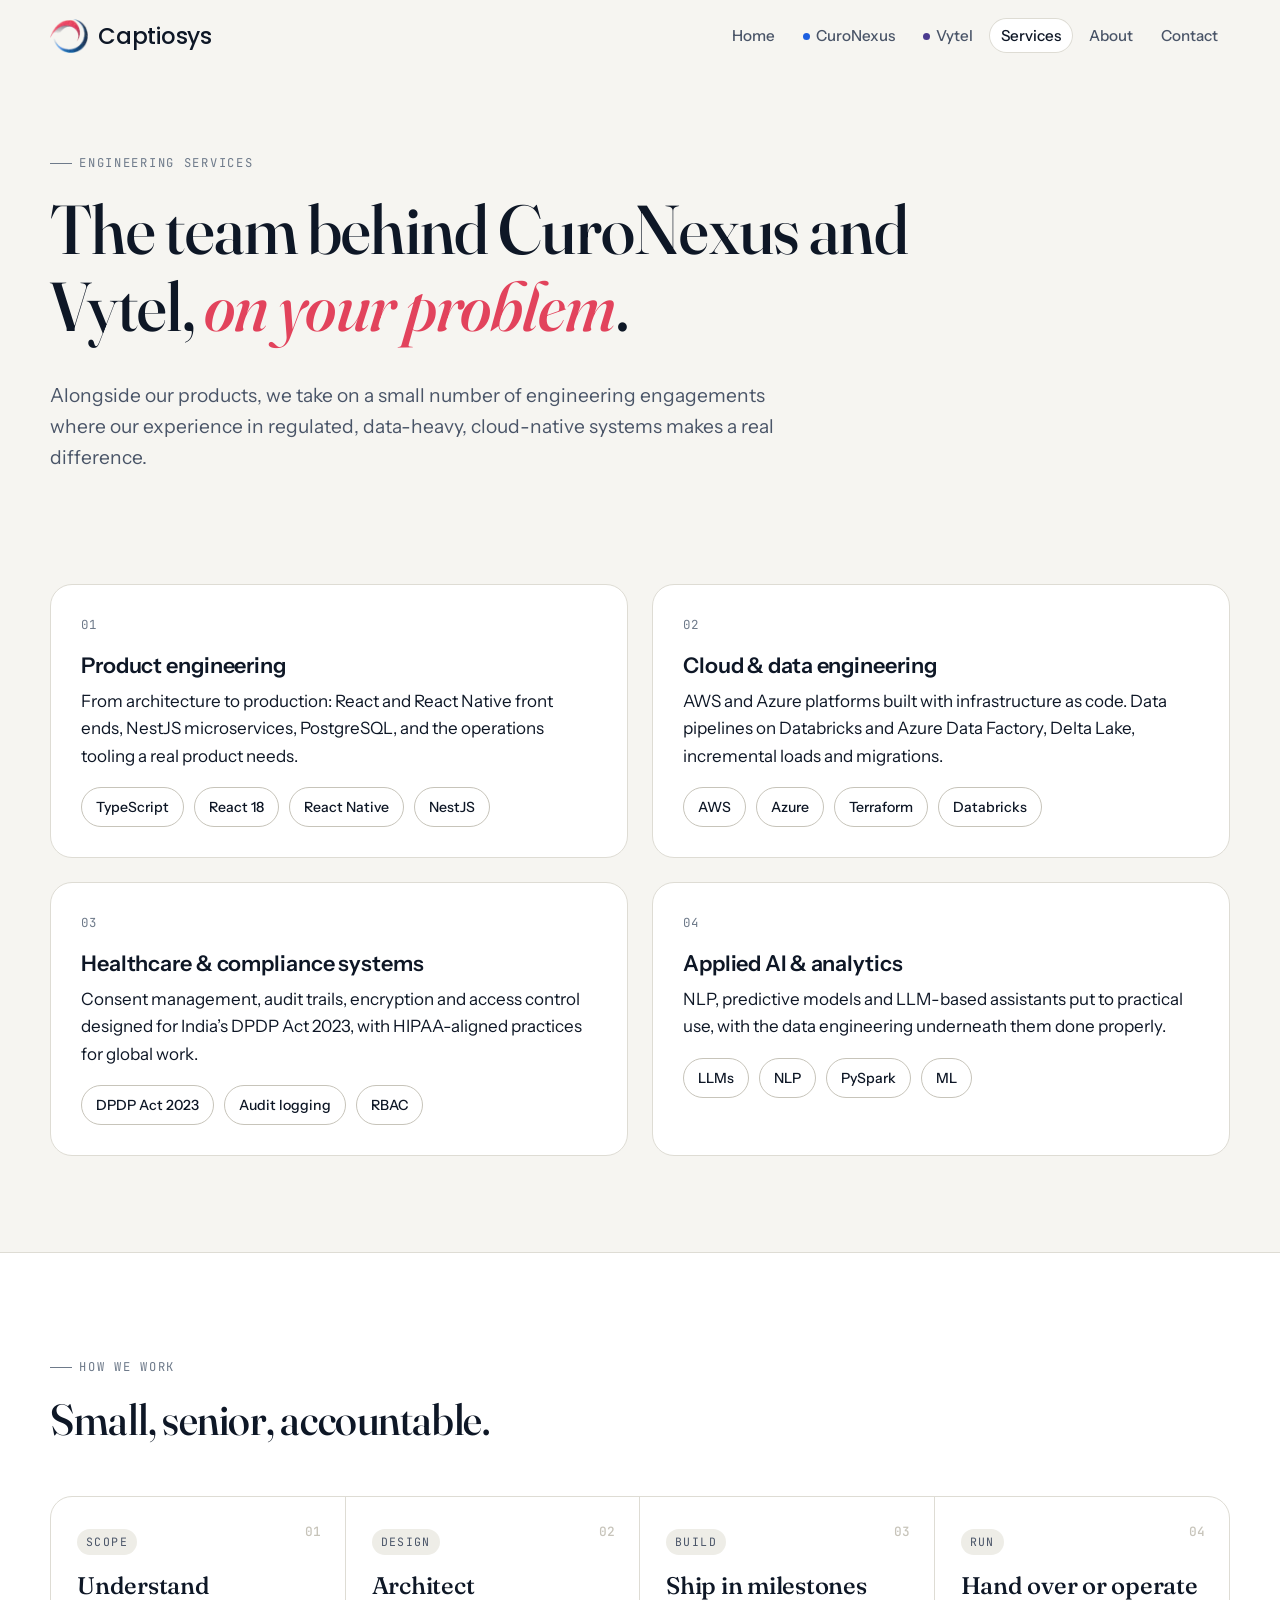
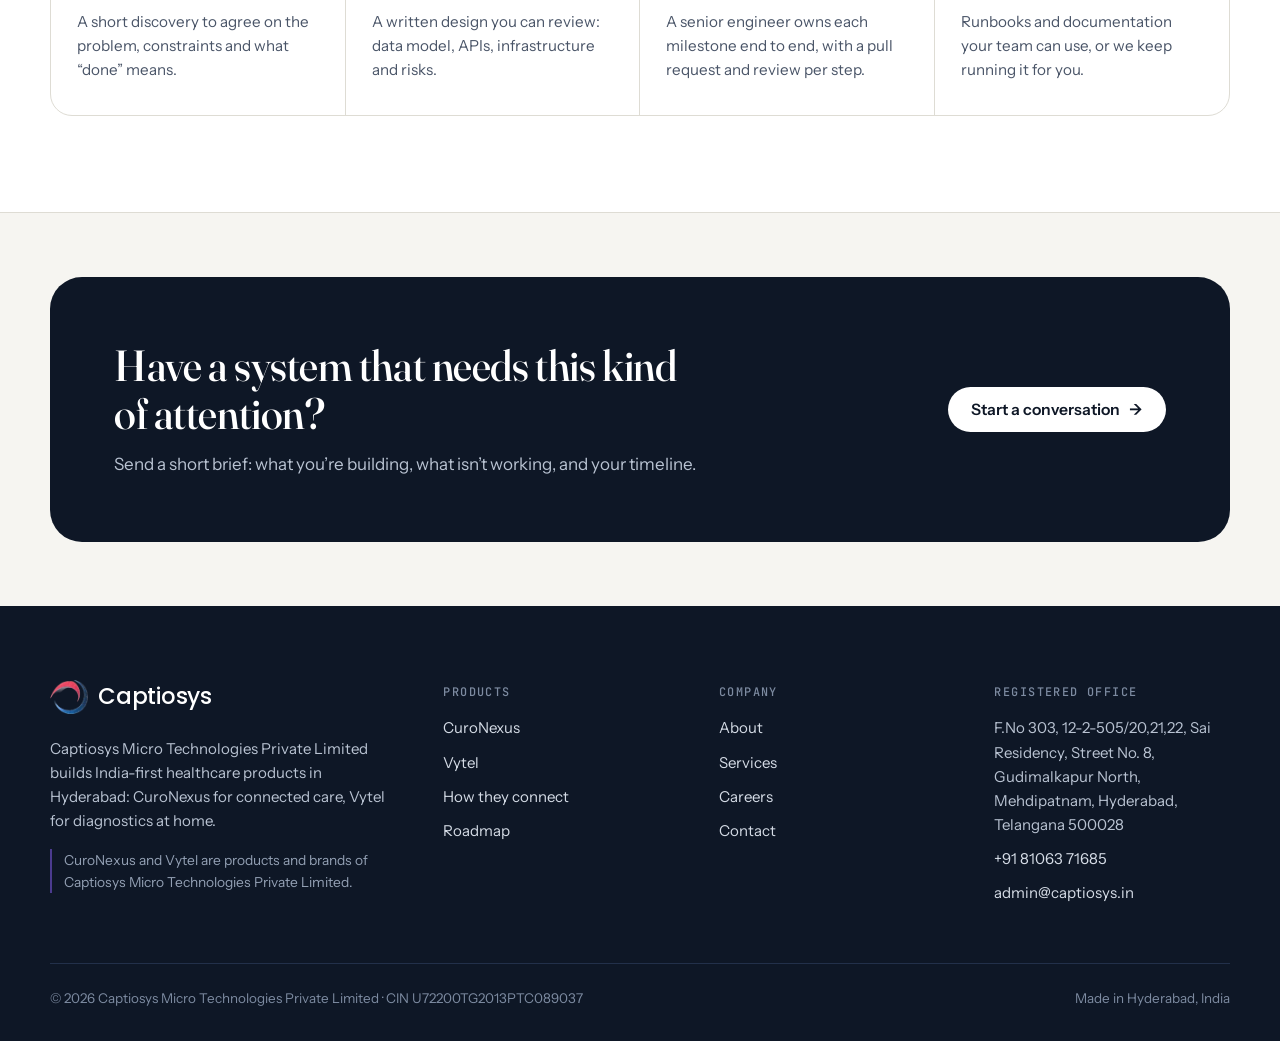
<file: services.html>
<!DOCTYPE html>
<html lang="en-IN">
<head>
<meta charset="UTF-8">
<meta name="viewport" content="width=device-width, initial-scale=1.0">
<title>Engineering services | Captiosys</title>
<meta name="description" content="Product engineering, cloud and data engineering, healthcare compliance systems and applied AI from the team that builds CuroNexus and Vytel.">
<meta property="og:title" content="Engineering services | Captiosys">
<meta property="og:description" content="Product engineering, cloud and data engineering, healthcare compliance systems and applied AI from the team that builds CuroNexus and Vytel.">
<meta property="og:type" content="website">
<meta name="theme-color" content="#0E1726">
<link rel="icon" type="image/png" sizes="32x32" href="assets/favicon-32.png">
<link rel="icon" type="image/png" sizes="16x16" href="assets/favicon-16.png">
<link rel="apple-touch-icon" href="assets/apple-touch-icon.png">
<link rel="preconnect" href="https://fonts.googleapis.com">
<link rel="preconnect" href="https://fonts.gstatic.com" crossorigin>
<link href="https://fonts.googleapis.com/css2?family=Fraunces:ital,opsz,wght@0,9..144,400;0,9..144,500;1,9..144,400;1,9..144,500&family=Instrument+Sans:wght@400;500;600;700&family=JetBrains+Mono:wght@400;500&family=Poppins:wght@500&display=swap" rel="stylesheet">
<link rel="stylesheet" href="css/style.css">
</head>
<body>
<a class="skip" href="#main">Skip to content</a>
<header class="site-header">
  <div class="wrap nav">
    <a class="logo" href="index.html" aria-label="Captiosys home">
      <img src="assets/captiosys-icon.png" alt="" class="logo-mark" width="38" height="34">Captiosys
    </a>
    <button class="nav-toggle" aria-label="Menu" aria-expanded="false" aria-controls="nav-links"><span></span><span></span><span></span></button>
    <ul class="nav-links" id="nav-links">
      <li><a href="index.html">Home</a></li>
      <li><a href="curonexus.html"><span class="prod-dot" style="background:var(--cn)"></span>CuroNexus</a></li>
      <li><a href="vytel.html"><span class="prod-dot" style="background:var(--vy)"></span>Vytel</a></li>
      <li><a href="services.html" aria-current="page">Services</a></li>
      <li><a href="about.html">About</a></li>
      <li><a href="contact.html">Contact</a></li>
    </ul>
  </div>
</header>
<main id="main">

<section class="hero" style="padding-bottom:40px">
  <div class="wrap">
    <span class="eyebrow">Engineering services</span>
    <h1 style="max-width:14em">The team behind CuroNexus and Vytel, <em>on your problem</em>.</h1>
    <p class="lede" style="margin-top:1.2rem">Alongside our products, we take on a small number of engineering engagements where our experience in regulated, data-heavy, cloud-native systems makes a real difference.</p>
  </div>
</section>

<section style="padding-top:40px">
  <div class="wrap grid-2">
    <div class="card reveal">
      <span class="num">01</span>
      <h3>Product engineering</h3>
      <p>From architecture to production: React and React Native front ends, NestJS microservices, PostgreSQL, and the operations tooling a real product needs.</p>
      <div class="chips"><span class="chip">TypeScript</span><span class="chip">React 18</span><span class="chip">React Native</span><span class="chip">NestJS</span></div>
    </div>
    <div class="card reveal">
      <span class="num">02</span>
      <h3>Cloud &amp; data engineering</h3>
      <p>AWS and Azure platforms built with infrastructure as code. Data pipelines on Databricks and Azure Data Factory, Delta Lake, incremental loads and migrations.</p>
      <div class="chips"><span class="chip">AWS</span><span class="chip">Azure</span><span class="chip">Terraform</span><span class="chip">Databricks</span></div>
    </div>
    <div class="card reveal">
      <span class="num">03</span>
      <h3>Healthcare &amp; compliance systems</h3>
      <p>Consent management, audit trails, encryption and access control designed for India&rsquo;s DPDP Act 2023, with HIPAA-aligned practices for global work.</p>
      <div class="chips"><span class="chip">DPDP Act 2023</span><span class="chip">Audit logging</span><span class="chip">RBAC</span></div>
    </div>
    <div class="card reveal">
      <span class="num">04</span>
      <h3>Applied AI &amp; analytics</h3>
      <p>NLP, predictive models and LLM-based assistants put to practical use, with the data engineering underneath them done properly.</p>
      <div class="chips"><span class="chip">LLMs</span><span class="chip">NLP</span><span class="chip">PySpark</span><span class="chip">ML</span></div>
    </div>
  </div>
</section>

<section class="band-surface">
  <div class="wrap">
    <div class="section-head reveal">
      <span class="eyebrow">How we work</span>
      <h2>Small, senior, accountable.</h2>
    </div>
    <div class="journey reveal">
      <div class="step"><span class="idx">01</span><span class="who both">Scope</span><h4>Understand</h4><p>A short discovery to agree on the problem, constraints and what &ldquo;done&rdquo; means.</p></div>
      <div class="step"><span class="idx">02</span><span class="who both">Design</span><h4>Architect</h4><p>A written design you can review: data model, APIs, infrastructure and risks.</p></div>
      <div class="step"><span class="idx">03</span><span class="who both">Build</span><h4>Ship in milestones</h4><p>A senior engineer owns each milestone end to end, with a pull request and review per step.</p></div>
      <div class="step"><span class="idx">04</span><span class="who both">Run</span><h4>Hand over or operate</h4><p>Runbooks and documentation your team can use, or we keep running it for you.</p></div>
    </div>
  </div>
</section>

<section class="section-tight">
  <div class="wrap">
    <div class="cta reveal">
      <div><h2>Have a system that needs this kind of attention?</h2><p>Send a short brief: what you&rsquo;re building, what isn&rsquo;t working, and your timeline.</p></div>
      <div class="btn-row"><a class="btn btn-light" href="contact.html?topic=services">Start a conversation <span class="arr">&rarr;</span></a></div>
    </div>
  </div>
</section>
</main>
<footer class="site-footer">
  <div class="wrap">
    <div class="footer-grid">
      <div class="footer-brand">
        <a class="logo" href="index.html"><img src="assets/captiosys-icon.png" alt="" class="logo-mark" width="38" height="34">Captiosys</a>
        <p>Captiosys Micro Technologies Private Limited builds India-first healthcare products in Hyderabad: CuroNexus for connected care, Vytel for diagnostics at home.</p>
        <p class="brand-note">CuroNexus and Vytel are products and brands of Captiosys Micro Technologies Private Limited.</p>
      </div>
      <div>
        <h5>Products</h5>
        <ul>
          <li><a href="curonexus.html">CuroNexus</a></li>
          <li><a href="vytel.html">Vytel</a></li>
          <li><a href="index.html#journey">How they connect</a></li>
          <li><a href="index.html#roadmap">Roadmap</a></li>
        </ul>
      </div>
      <div>
        <h5>Company</h5>
        <ul>
          <li><a href="about.html">About</a></li>
          <li><a href="services.html">Services</a></li>
          <li><a href="contact.html?topic=careers">Careers</a></li>
          <li><a href="contact.html">Contact</a></li>
        </ul>
      </div>
      <div>
        <h5>Registered office</h5>
        <ul>
          <li>F.No 303, 12-2-505/20,21,22, Sai Residency, Street No. 8, Gudimalkapur North, Mehdipatnam, Hyderabad, Telangana 500028</li>
          <li><a href="tel:+918106371685">+91 81063 71685</a></li>
          <li><a href="mailto:admin@captiosys.in">admin@captiosys.in</a></li>
        </ul>
      </div>
    </div>
    <div class="footer-bottom">
      <span>&copy; <span id="year">2026</span> Captiosys Micro Technologies Private Limited &middot; CIN U72200TG2013PTC089037</span>
      <span>Made in Hyderabad, India</span>
    </div>
  </div>
</footer>
<script src="js/main.js"></script>
</body>
</html>
</file>
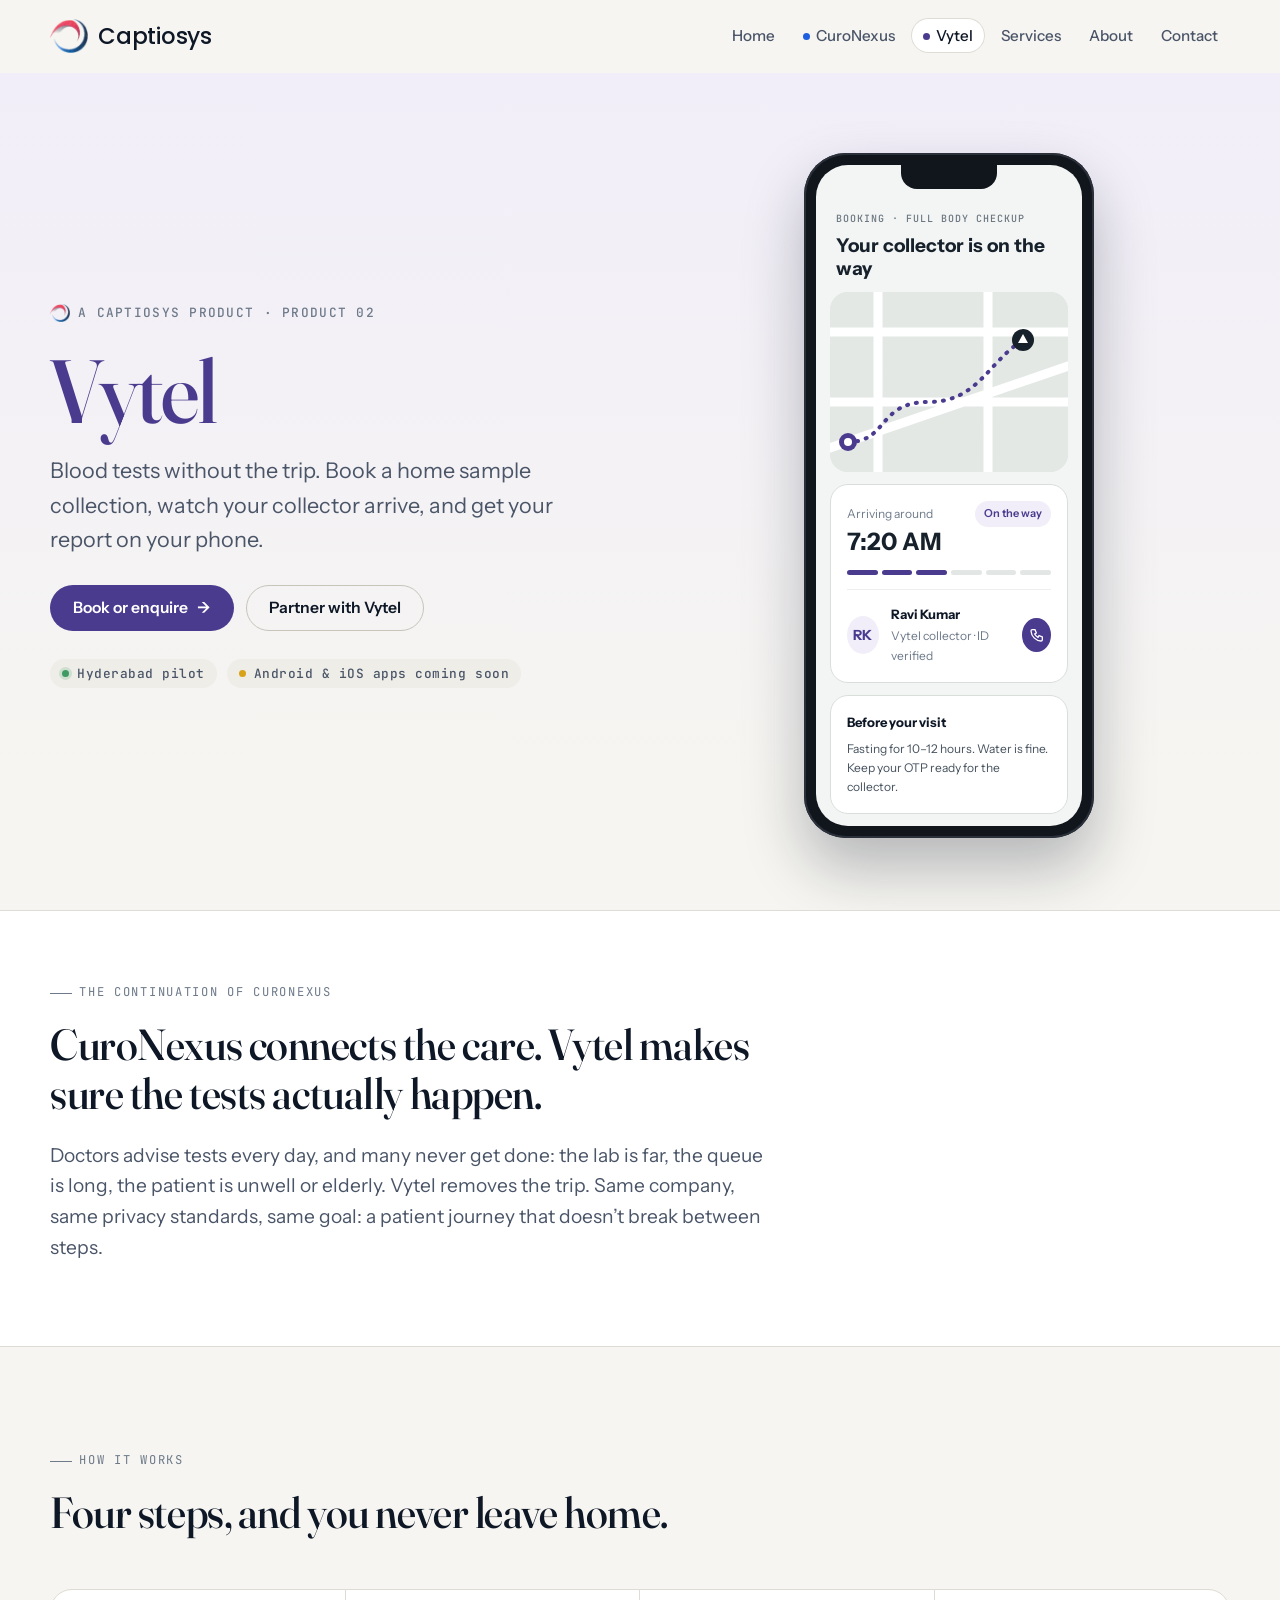
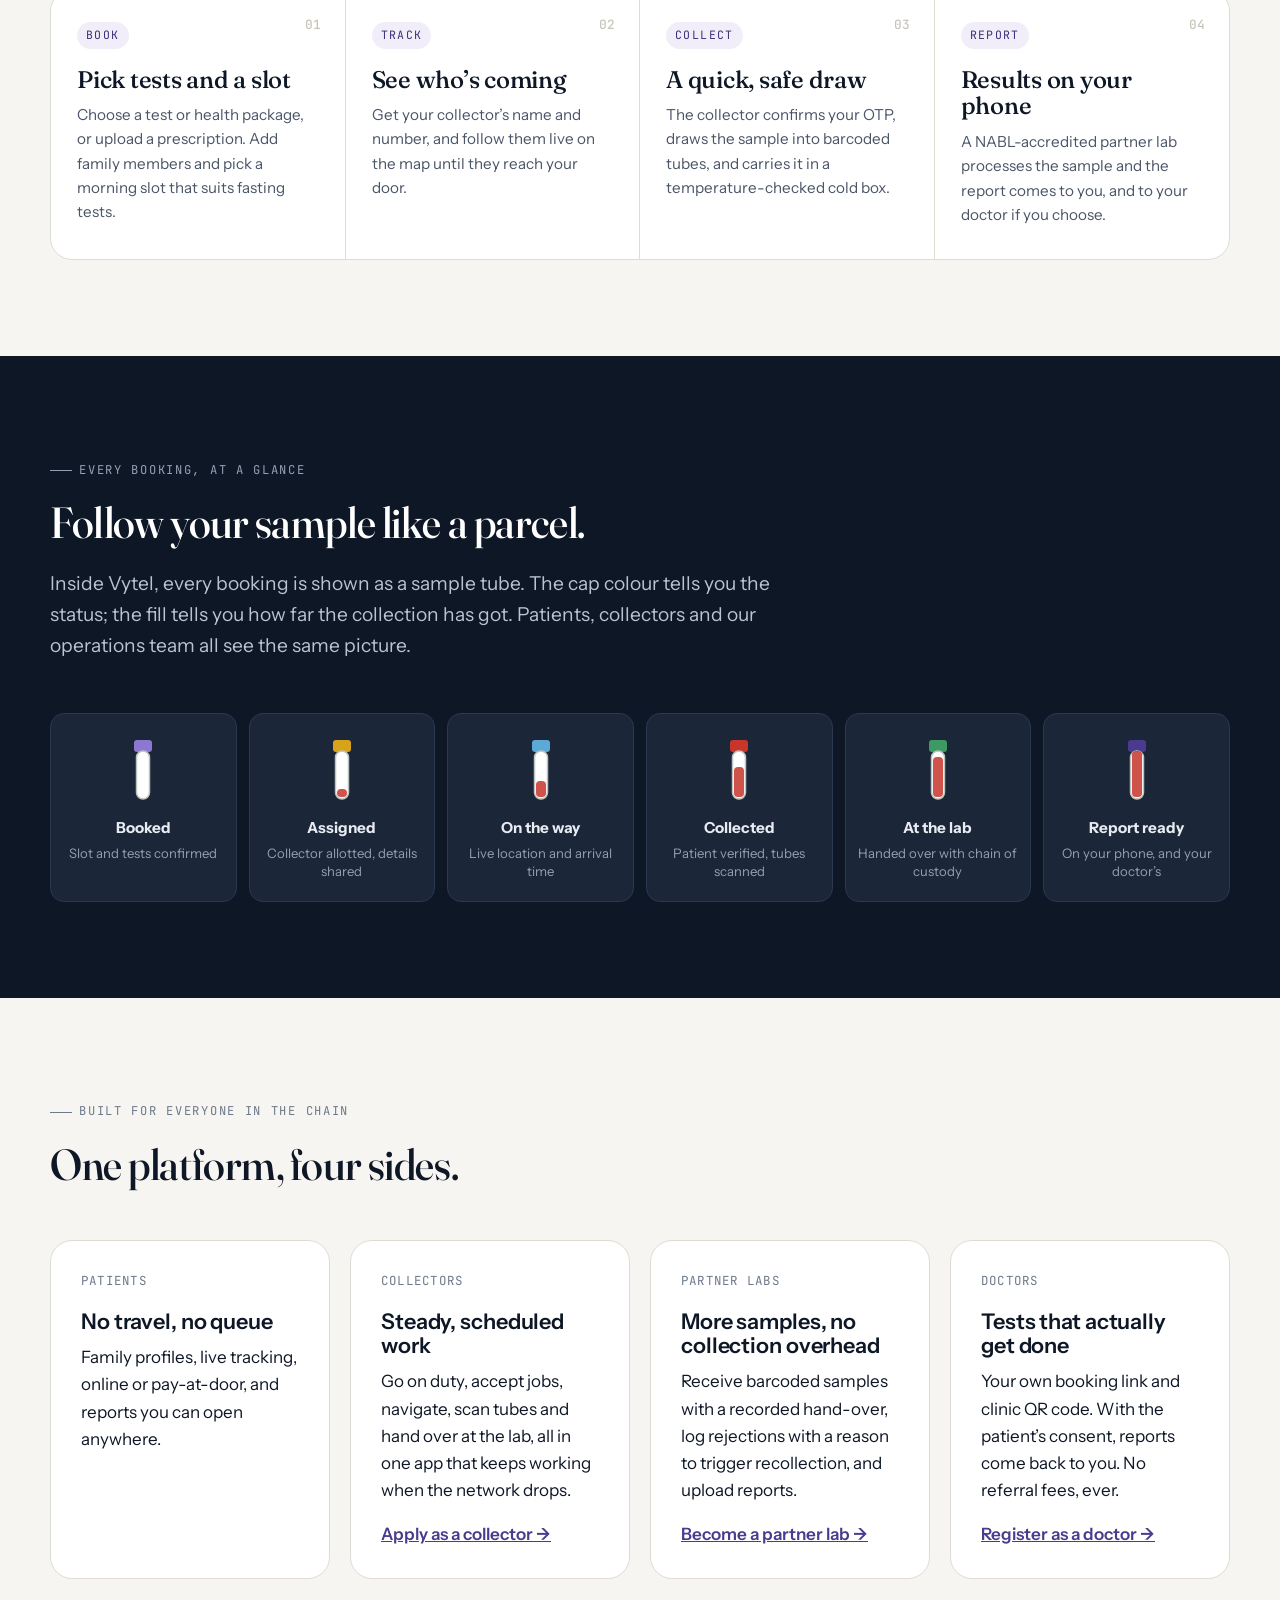
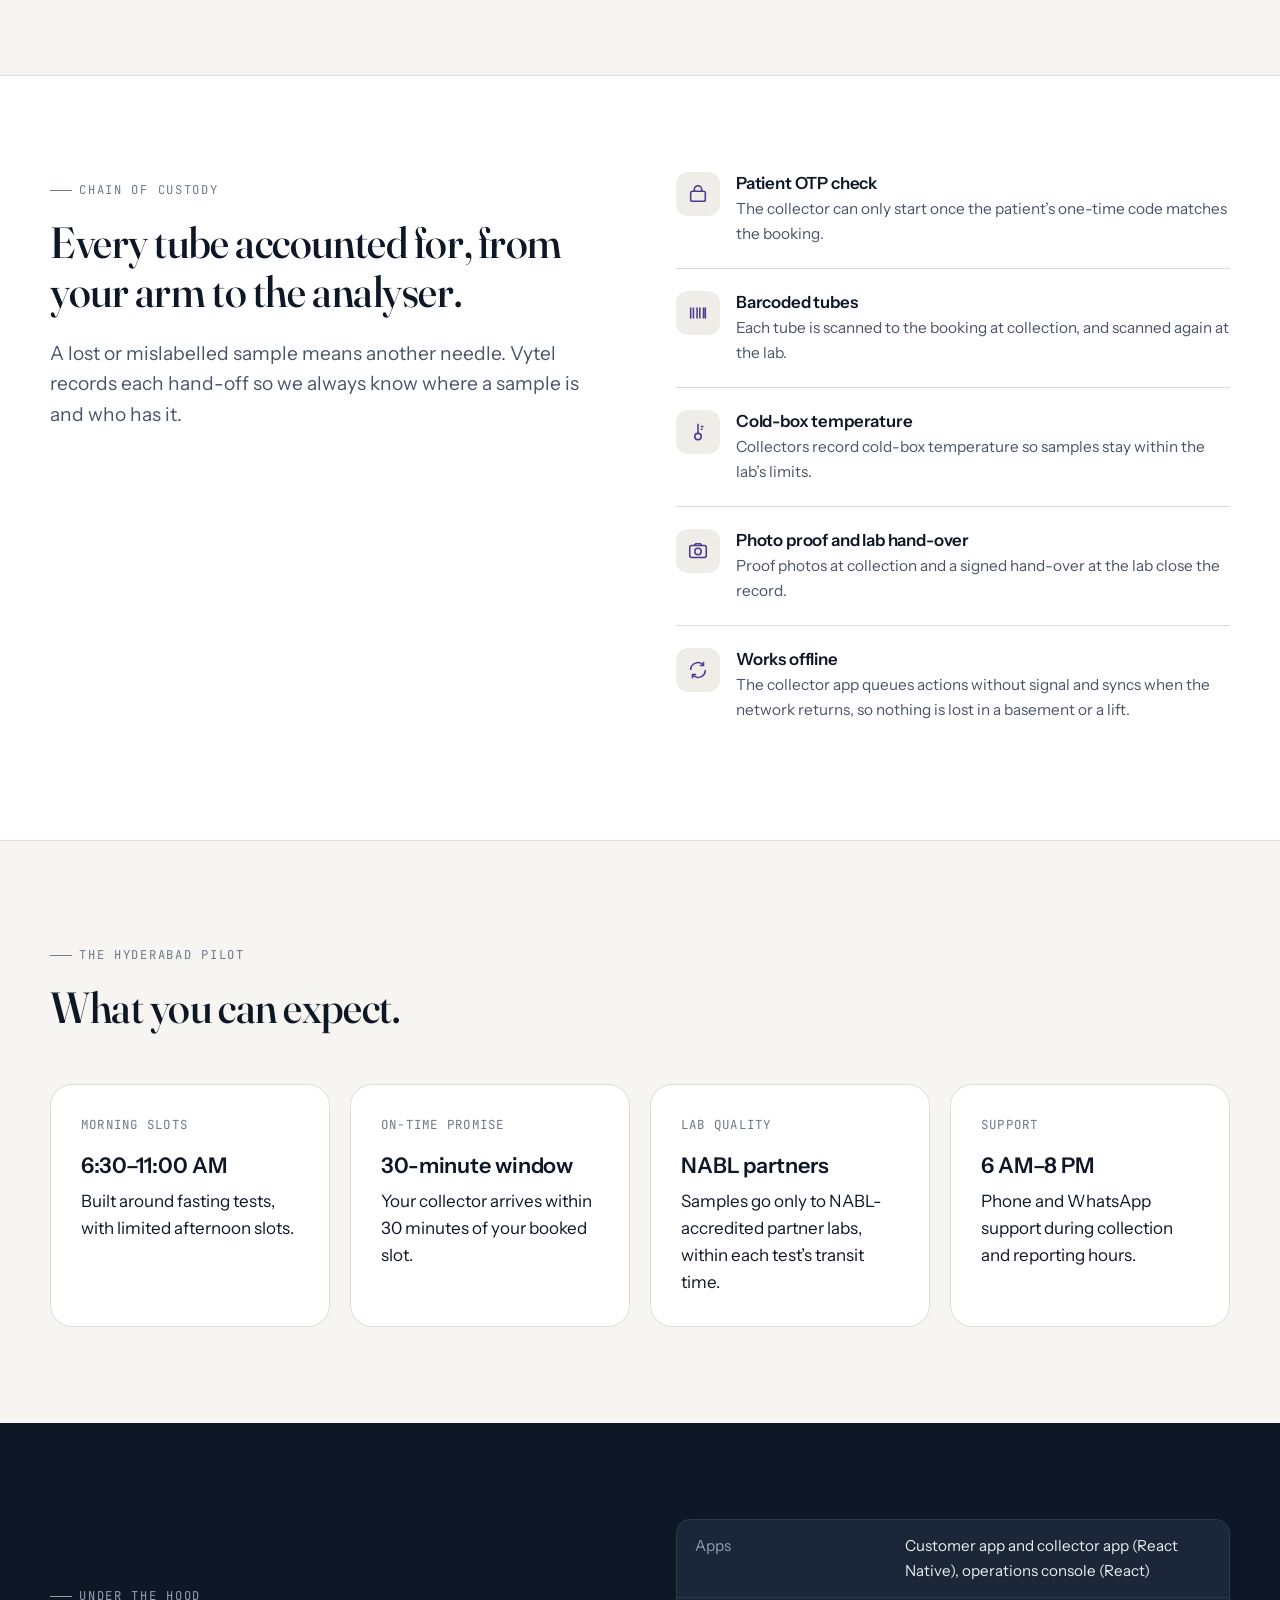
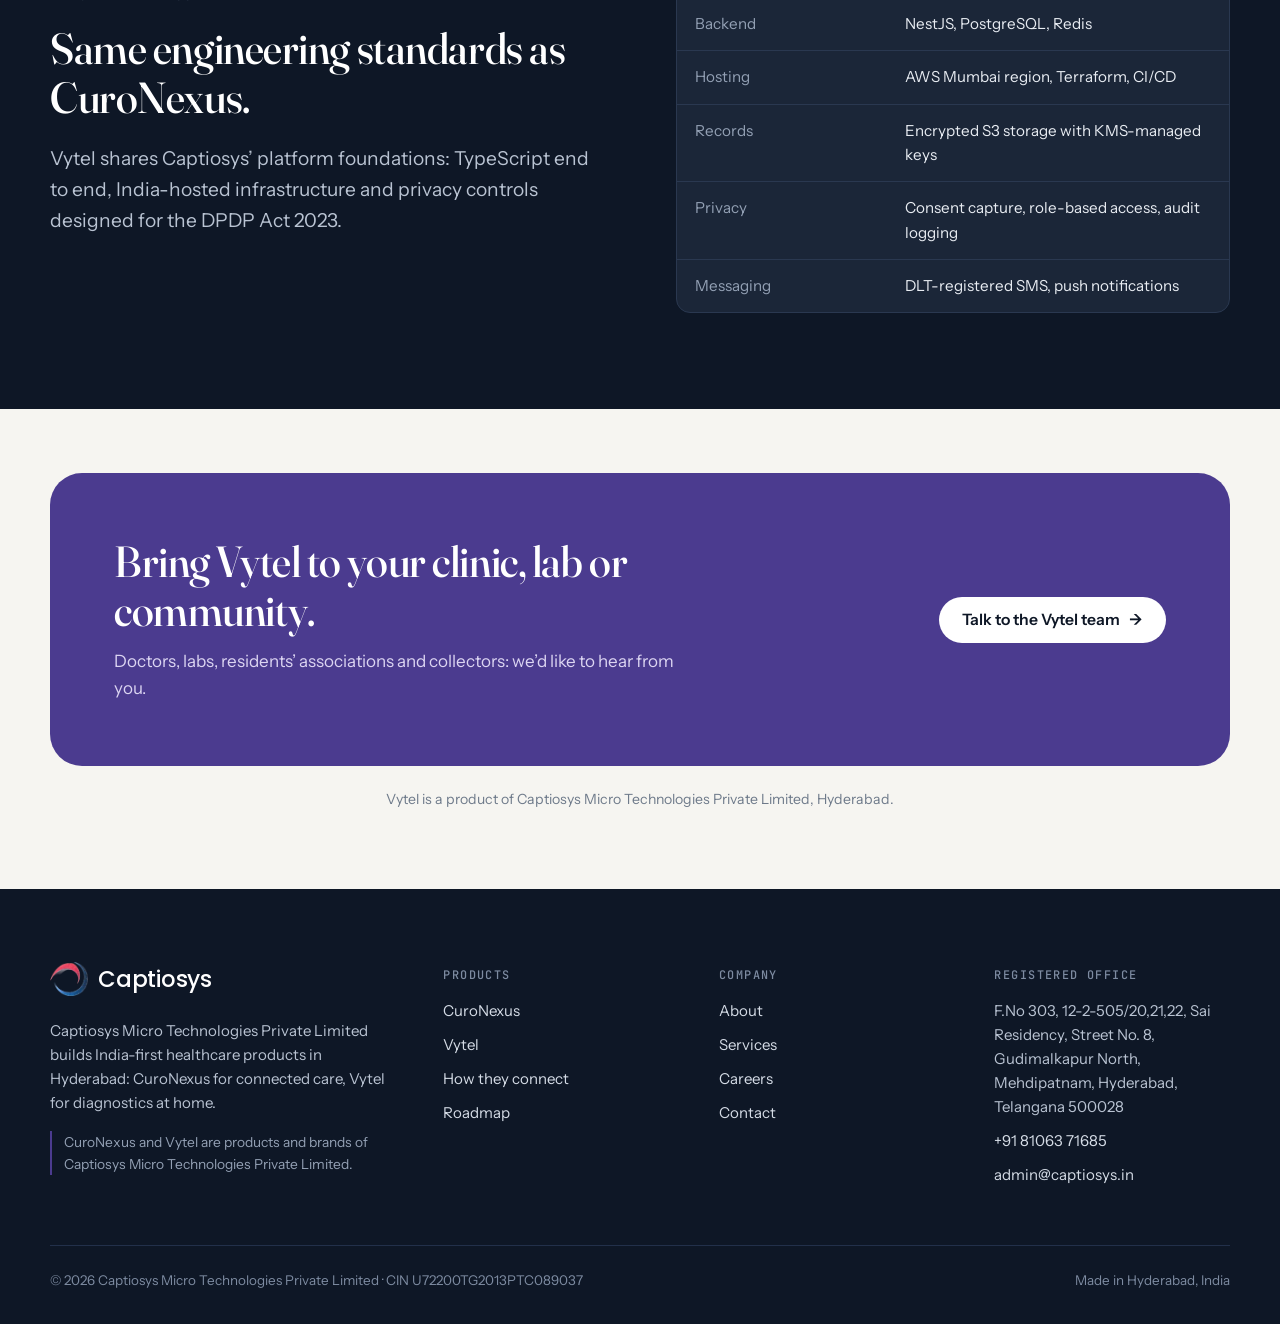
<file: vytel.html>
<!DOCTYPE html>
<html lang="en-IN">
<head>
<meta charset="UTF-8">
<meta name="viewport" content="width=device-width, initial-scale=1.0">
<title>Vytel — Home blood-sample collection | A Captiosys product</title>
<meta name="description" content="Vytel brings diagnostic sample collection to your door in Hyderabad: book a slot, track your collector live, get reports on your phone. Vytel is a product of Captiosys Micro Technologies.">
<meta property="og:title" content="Vytel — Home blood-sample collection | A Captiosys product">
<meta property="og:description" content="Vytel brings diagnostic sample collection to your door in Hyderabad: book a slot, track your collector live, get reports on your phone. Vytel is a product of Captiosys Micro Technologies.">
<meta property="og:type" content="website">
<meta name="theme-color" content="#0E1726">
<link rel="icon" type="image/png" sizes="32x32" href="assets/favicon-32.png">
<link rel="icon" type="image/png" sizes="16x16" href="assets/favicon-16.png">
<link rel="apple-touch-icon" href="assets/apple-touch-icon.png">
<link rel="preconnect" href="https://fonts.googleapis.com">
<link rel="preconnect" href="https://fonts.gstatic.com" crossorigin>
<link href="https://fonts.googleapis.com/css2?family=Fraunces:ital,opsz,wght@0,9..144,400;0,9..144,500;1,9..144,400;1,9..144,500&family=Instrument+Sans:wght@400;500;600;700&family=JetBrains+Mono:wght@400;500&family=Poppins:wght@500&display=swap" rel="stylesheet">
<link rel="stylesheet" href="css/style.css">
</head>
<body>
<a class="skip" href="#main">Skip to content</a>
<header class="site-header">
  <div class="wrap nav">
    <a class="logo" href="index.html" aria-label="Captiosys home">
      <img src="assets/captiosys-icon.png" alt="" class="logo-mark" width="38" height="34">Captiosys
    </a>
    <button class="nav-toggle" aria-label="Menu" aria-expanded="false" aria-controls="nav-links"><span></span><span></span><span></span></button>
    <ul class="nav-links" id="nav-links">
      <li><a href="index.html">Home</a></li>
      <li><a href="curonexus.html"><span class="prod-dot" style="background:var(--cn)"></span>CuroNexus</a></li>
      <li><a href="vytel.html" aria-current="page"><span class="prod-dot" style="background:var(--vy)"></span>Vytel</a></li>
      <li><a href="services.html">Services</a></li>
      <li><a href="about.html">About</a></li>
      <li><a href="contact.html">Contact</a></li>
    </ul>
  </div>
</header>
<main id="main">

<section class="prod-hero vy">
  <div class="wrap hero-grid">
    <div>
      <span class="by-line"><img src="assets/captiosys-icon.png" alt="">A Captiosys product &middot; Product 02</span>
      <h1 class="prod-name">Vytel</h1>
      <p class="lede" style="font-size:1.35rem;max-width:30em">Blood tests without the trip. Book a home sample collection, watch your collector arrive, and get your report on your phone.</p>
      <div class="btn-row" style="margin-top:28px">
        <a class="btn btn-vy" href="contact.html?topic=vytel">Book or enquire <span class="arr">&rarr;</span></a>
        <a class="btn btn-line" href="#partners">Partner with Vytel</a>
      </div>
      <div style="margin-top:28px;display:flex;flex-wrap:wrap;gap:10px">
        <span class="status live">Hyderabad pilot</span>
        <span class="status">Android &amp; iOS apps coming soon</span>
      </div>
    </div>

    <div class="reveal">
      <div class="phone" role="img" aria-label="Vytel customer app showing a collector on the way with an arrival time of 7:20 AM">
        <div class="screen">
          <div class="notch"></div>
          <div class="app-top"><small>Booking &middot; Full Body Checkup</small><h5>Your collector is on the way</h5></div>
          <div class="map">
            <svg viewBox="0 0 262 180" width="100%" height="100%" preserveAspectRatio="xMidYMid slice" aria-hidden="true">
              <rect width="262" height="180" fill="#E3E8E5"/>
              <path d="M0 40 H262 M0 110 H262 M60 0 V180 M170 0 V180 M0 160 L262 70" stroke="#fff" stroke-width="9"/>
              <path d="M30 150 C 70 150, 60 110, 110 110 S 170 70, 205 48" fill="none" stroke="var(--vy)" stroke-width="4" stroke-linecap="round" stroke-dasharray="1 8"/>
              <circle cx="30" cy="150" r="9" fill="var(--vy)"/><circle cx="30" cy="150" r="4" fill="#fff"/>
              <circle cx="205" cy="48" r="11" fill="#17212B"/><path d="M205 42 l5 9 h-10z" fill="#fff"/>
            </svg>
          </div>
          <div class="sheet">
            <div class="row"><span class="muted" style="font-size:12px">Arriving around</span><span class="pill">On the way</span></div>
            <div class="eta">7:20 AM</div>
            <div class="progress"><i class="on"></i><i class="on"></i><i class="on"></i><i></i><i></i><i></i></div>
            <div class="collector">
              <div class="avatar">RK</div>
              <div><b style="font-size:13px">Ravi Kumar</b><br><span class="muted" style="font-size:12px">Vytel collector &middot; ID verified</span></div>
              <div class="callbtn"><svg width="16" height="16" viewBox="0 0 24 24" fill="none" stroke="#fff" stroke-width="2"><path d="M5 4h4l2 5-2.5 1.5a11 11 0 005 5L15 13l5 2v4a2 2 0 01-2 2A16 16 0 013 6a2 2 0 012-2"/></svg></div>
            </div>
          </div>
          <div class="sheet" style="margin-top:0">
            <div class="row"><b style="font-size:13px">Before your visit</b></div>
            <p style="font-size:12px;color:#46525E;margin:6px 0 0">Fasting for 10&ndash;12 hours. Water is fine. Keep your OTP ready for the collector.</p>
          </div>
        </div>
      </div>
    </div>
  </div>
</section>

<section class="band-surface section-tight">
  <div class="wrap">
    <div class="section-head reveal" style="margin-bottom:0">
      <span class="eyebrow">The continuation of CuroNexus</span>
      <h2>CuroNexus connects the care. Vytel makes sure the tests actually happen.</h2>
      <p class="lede">Doctors advise tests every day, and many never get done: the lab is far, the queue is long, the patient is unwell or elderly. Vytel removes the trip. Same company, same privacy standards, same goal: a patient journey that doesn&rsquo;t break between steps.</p>
    </div>
  </div>
</section>

<section>
  <div class="wrap">
    <div class="section-head reveal">
      <span class="eyebrow">How it works</span>
      <h2>Four steps, and you never leave home.</h2>
    </div>
    <div class="journey reveal">
      <div class="step"><span class="idx">01</span><span class="who vy">Book</span><h4>Pick tests and a slot</h4><p>Choose a test or health package, or upload a prescription. Add family members and pick a morning slot that suits fasting tests.</p></div>
      <div class="step"><span class="idx">02</span><span class="who vy">Track</span><h4>See who&rsquo;s coming</h4><p>Get your collector&rsquo;s name and number, and follow them live on the map until they reach your door.</p></div>
      <div class="step"><span class="idx">03</span><span class="who vy">Collect</span><h4>A quick, safe draw</h4><p>The collector confirms your OTP, draws the sample into barcoded tubes, and carries it in a temperature-checked cold box.</p></div>
      <div class="step"><span class="idx">04</span><span class="who vy">Report</span><h4>Results on your phone</h4><p>A NABL-accredited partner lab processes the sample and the report comes to you, and to your doctor if you choose.</p></div>
    </div>
  </div>
</section>

<section class="band-ink">
  <div class="wrap">
    <div class="section-head reveal">
      <span class="eyebrow">Every booking, at a glance</span>
      <h2>Follow your sample like a parcel.</h2>
      <p class="lede">Inside Vytel, every booking is shown as a sample tube. The cap colour tells you the status; the fill tells you how far the collection has got. Patients, collectors and our operations team all see the same picture.</p>
    </div>
    <div class="tubes reveal">
      <div class="tube-step"><svg viewBox="0 0 26 64" aria-hidden="true"><rect x="4" y="2" width="18" height="12" rx="3" fill="var(--tube-lavender)"/><rect x="6.5" y="13" width="13" height="48" rx="6.5" fill="#fff" stroke="#BCC4C0" stroke-width="1.5"/></svg><b>Booked</b><span>Slot and tests confirmed</span></div>
      <div class="tube-step"><svg viewBox="0 0 26 64" aria-hidden="true"><rect x="4" y="2" width="18" height="12" rx="3" fill="var(--tube-gold)"/><rect x="6.5" y="13" width="13" height="48" rx="6.5" fill="#fff" stroke="#BCC4C0" stroke-width="1.5"/><rect x="8" y="51" width="10" height="8" rx="4" fill="#C8352B" opacity=".85"/></svg><b>Assigned</b><span>Collector allotted, details shared</span></div>
      <div class="tube-step"><svg viewBox="0 0 26 64" aria-hidden="true"><rect x="4" y="2" width="18" height="12" rx="3" fill="var(--tube-blue)"/><rect x="6.5" y="13" width="13" height="48" rx="6.5" fill="#fff" stroke="#BCC4C0" stroke-width="1.5"/><rect x="8" y="43" width="10" height="16" rx="4" fill="#C8352B" opacity=".85"/></svg><b>On the way</b><span>Live location and arrival time</span></div>
      <div class="tube-step"><svg viewBox="0 0 26 64" aria-hidden="true"><rect x="4" y="2" width="18" height="12" rx="3" fill="var(--tube-red)"/><rect x="6.5" y="13" width="13" height="48" rx="6.5" fill="#fff" stroke="#BCC4C0" stroke-width="1.5"/><rect x="8" y="29" width="10" height="30" rx="4" fill="#C8352B" opacity=".85"/></svg><b>Collected</b><span>Patient verified, tubes scanned</span></div>
      <div class="tube-step"><svg viewBox="0 0 26 64" aria-hidden="true"><rect x="4" y="2" width="18" height="12" rx="3" fill="var(--tube-green)"/><rect x="6.5" y="13" width="13" height="48" rx="6.5" fill="#fff" stroke="#BCC4C0" stroke-width="1.5"/><rect x="8" y="19" width="10" height="40" rx="4" fill="#C8352B" opacity=".85"/></svg><b>At the lab</b><span>Handed over with chain of custody</span></div>
      <div class="tube-step"><svg viewBox="0 0 26 64" aria-hidden="true"><rect x="4" y="2" width="18" height="12" rx="3" fill="var(--vy)"/><rect x="6.5" y="13" width="13" height="48" rx="6.5" fill="#fff" stroke="#BCC4C0" stroke-width="1.5"/><rect x="8" y="13" width="10" height="46" rx="4" fill="#C8352B" opacity=".85"/></svg><b>Report ready</b><span>On your phone, and your doctor&rsquo;s</span></div>
    </div>
  </div>
</section>

<section id="partners">
  <div class="wrap">
    <div class="section-head reveal">
      <span class="eyebrow">Built for everyone in the chain</span>
      <h2>One platform, four sides.</h2>
    </div>
    <div class="grid-4">
      <div class="card reveal">
        <span class="num">PATIENTS</span>
        <h3>No travel, no queue</h3>
        <p>Family profiles, live tracking, online or pay-at-door, and reports you can open anywhere.</p>
      </div>
      <div class="card reveal">
        <span class="num">COLLECTORS</span>
        <h3>Steady, scheduled work</h3>
        <p>Go on duty, accept jobs, navigate, scan tubes and hand over at the lab, all in one app that keeps working when the network drops.</p>
        <a href="contact.html?topic=collector" style="font-weight:600;color:var(--vy)">Apply as a collector &rarr;</a>
      </div>
      <div class="card reveal">
        <span class="num">PARTNER LABS</span>
        <h3>More samples, no collection overhead</h3>
        <p>Receive barcoded samples with a recorded hand-over, log rejections with a reason to trigger recollection, and upload reports.</p>
        <a href="contact.html?topic=lab" style="font-weight:600;color:var(--vy)">Become a partner lab &rarr;</a>
      </div>
      <div class="card reveal">
        <span class="num">DOCTORS</span>
        <h3>Tests that actually get done</h3>
        <p>Your own booking link and clinic QR code. With the patient&rsquo;s consent, reports come back to you. No referral fees, ever.</p>
        <a href="contact.html?topic=doctor" style="font-weight:600;color:var(--vy)">Register as a doctor &rarr;</a>
      </div>
    </div>
  </div>
</section>

<section class="band-surface">
  <div class="wrap split">
    <div class="sticky-col reveal">
      <span class="eyebrow">Chain of custody</span>
      <h2>Every tube accounted for, from your arm to the analyser.</h2>
      <p class="lede">A lost or mislabelled sample means another needle. Vytel records each hand-off so we always know where a sample is and who has it.</p>
    </div>
    <div class="reveal">
      <div class="feature"><div class="ico"><svg viewBox="0 0 24 24" fill="none" stroke="var(--vy)" stroke-width="1.7"><rect x="4" y="9" width="16" height="11" rx="2"/><path d="M8 9V7a4 4 0 018 0v2"/></svg></div><div><h4>Patient OTP check</h4><p>The collector can only start once the patient&rsquo;s one-time code matches the booking.</p></div></div>
      <div class="feature"><div class="ico"><svg viewBox="0 0 24 24" fill="none" stroke="var(--vy)" stroke-width="1.7"><path d="M4 6v12M7 6v12M11 6v12M14 6v12M18 6v12M20 6v12"/></svg></div><div><h4>Barcoded tubes</h4><p>Each tube is scanned to the booking at collection, and scanned again at the lab.</p></div></div>
      <div class="feature"><div class="ico"><svg viewBox="0 0 24 24" fill="none" stroke="var(--vy)" stroke-width="1.7"><path d="M12 3v11"/><circle cx="12" cy="17" r="3.5"/><path d="M15 6h3M15 9h2"/></svg></div><div><h4>Cold-box temperature</h4><p>Collectors record cold-box temperature so samples stay within the lab&rsquo;s limits.</p></div></div>
      <div class="feature"><div class="ico"><svg viewBox="0 0 24 24" fill="none" stroke="var(--vy)" stroke-width="1.7"><rect x="3" y="6" width="18" height="13" rx="2"/><circle cx="12" cy="12.5" r="3.5"/><path d="M8 6l1.5-2h5L16 6"/></svg></div><div><h4>Photo proof and lab hand-over</h4><p>Proof photos at collection and a signed hand-over at the lab close the record.</p></div></div>
      <div class="feature"><div class="ico"><svg viewBox="0 0 24 24" fill="none" stroke="var(--vy)" stroke-width="1.7"><path d="M4 12a8 8 0 0114-5.3M20 12a8 8 0 01-14 5.3"/><path d="M18 3v4h-4M6 21v-4h4"/></svg></div><div><h4>Works offline</h4><p>The collector app queues actions without signal and syncs when the network returns, so nothing is lost in a basement or a lift.</p></div></div>
    </div>
  </div>
</section>

<section>
  <div class="wrap">
    <div class="section-head reveal">
      <span class="eyebrow">The Hyderabad pilot</span>
      <h2>What you can expect.</h2>
    </div>
    <div class="grid-4">
      <div class="card reveal"><span class="num">MORNING SLOTS</span><h3>6:30&ndash;11:00 AM</h3><p>Built around fasting tests, with limited afternoon slots.</p></div>
      <div class="card reveal"><span class="num">ON-TIME PROMISE</span><h3>30-minute window</h3><p>Your collector arrives within 30 minutes of your booked slot.</p></div>
      <div class="card reveal"><span class="num">LAB QUALITY</span><h3>NABL partners</h3><p>Samples go only to NABL-accredited partner labs, within each test&rsquo;s transit time.</p></div>
      <div class="card reveal"><span class="num">SUPPORT</span><h3>6 AM&ndash;8 PM</h3><p>Phone and WhatsApp support during collection and reporting hours.</p></div>
    </div>
  </div>
</section>

<section class="band-ink">
  <div class="wrap split center">
    <div class="reveal">
      <span class="eyebrow">Under the hood</span>
      <h2>Same engineering standards as CuroNexus.</h2>
      <p class="lede">Vytel shares Captiosys&rsquo; platform foundations: TypeScript end to end, India-hosted infrastructure and privacy controls designed for the DPDP Act 2023.</p>
    </div>
    <div class="reveal">
      <div class="table-wrap" style="background:var(--ink-2);border-color:#2A3850">
        <table>
          <tbody>
            <tr><td style="color:#93A0B4;border-color:#2A3850;width:38%">Apps</td><td style="border-color:#2A3850">Customer app and collector app (React Native), operations console (React)</td></tr>
            <tr><td style="color:#93A0B4;border-color:#2A3850">Backend</td><td style="border-color:#2A3850">NestJS, PostgreSQL, Redis</td></tr>
            <tr><td style="color:#93A0B4;border-color:#2A3850">Hosting</td><td style="border-color:#2A3850">AWS Mumbai region, Terraform, CI/CD</td></tr>
            <tr><td style="color:#93A0B4;border-color:#2A3850">Records</td><td style="border-color:#2A3850">Encrypted S3 storage with KMS-managed keys</td></tr>
            <tr><td style="color:#93A0B4;border-color:#2A3850">Privacy</td><td style="border-color:#2A3850">Consent capture, role-based access, audit logging</td></tr>
            <tr><td style="color:#93A0B4;border-color:#2A3850;border-bottom:none">Messaging</td><td style="border-color:#2A3850;border-bottom:none">DLT-registered SMS, push notifications</td></tr>
          </tbody>
        </table>
      </div>
    </div>
  </div>
</section>

<section class="section-tight">
  <div class="wrap">
    <div class="cta reveal" style="background:var(--vy)">
      <div>
        <h2>Bring Vytel to your clinic, lab or community.</h2>
        <p style="color:#DCD5F2">Doctors, labs, residents&rsquo; associations and collectors: we&rsquo;d like to hear from you.</p>
      </div>
      <div class="btn-row"><a class="btn btn-light" href="contact.html?topic=vytel">Talk to the Vytel team <span class="arr">&rarr;</span></a></div>
    </div>
    <p class="muted" style="text-align:center;margin-top:22px;font-size:.88rem">Vytel is a product of Captiosys Micro Technologies Private Limited, Hyderabad.</p>
  </div>
</section>
</main>
<footer class="site-footer">
  <div class="wrap">
    <div class="footer-grid">
      <div class="footer-brand">
        <a class="logo" href="index.html"><img src="assets/captiosys-icon.png" alt="" class="logo-mark" width="38" height="34">Captiosys</a>
        <p>Captiosys Micro Technologies Private Limited builds India-first healthcare products in Hyderabad: CuroNexus for connected care, Vytel for diagnostics at home.</p>
        <p class="brand-note">CuroNexus and Vytel are products and brands of Captiosys Micro Technologies Private Limited.</p>
      </div>
      <div>
        <h5>Products</h5>
        <ul>
          <li><a href="curonexus.html">CuroNexus</a></li>
          <li><a href="vytel.html">Vytel</a></li>
          <li><a href="index.html#journey">How they connect</a></li>
          <li><a href="index.html#roadmap">Roadmap</a></li>
        </ul>
      </div>
      <div>
        <h5>Company</h5>
        <ul>
          <li><a href="about.html">About</a></li>
          <li><a href="services.html">Services</a></li>
          <li><a href="contact.html?topic=careers">Careers</a></li>
          <li><a href="contact.html">Contact</a></li>
        </ul>
      </div>
      <div>
        <h5>Registered office</h5>
        <ul>
          <li>F.No 303, 12-2-505/20,21,22, Sai Residency, Street No. 8, Gudimalkapur North, Mehdipatnam, Hyderabad, Telangana 500028</li>
          <li><a href="tel:+918106371685">+91 81063 71685</a></li>
          <li><a href="mailto:admin@captiosys.in">admin@captiosys.in</a></li>
        </ul>
      </div>
    </div>
    <div class="footer-bottom">
      <span>&copy; <span id="year">2026</span> Captiosys Micro Technologies Private Limited &middot; CIN U72200TG2013PTC089037</span>
      <span>Made in Hyderabad, India</span>
    </div>
  </div>
</footer>
<script src="js/main.js"></script>
</body>
</html>
</file>
<file: css/style.css>
/* ==========================================================================
   Captiosys Micro Technologies — site stylesheet
   Company palette is drawn from the logo (ring red + ring blue) on deep ink.
   Product accents: CuroNexus blue (#1D5FE0), Vytel EDTA violet (#4B3B8F).
   ========================================================================== */

:root {
  --ink: #0E1726;
  --ink-2: #1B2638;
  --ink-soft: #4A5568;
  --ink-faint: #6E7A8A;
  --paper: #F6F5F1;
  --paper-2: #EEEDE7;
  --surface: #FFFFFF;
  --rule: #DEDCD4;
  --rule-strong: #C7C4BA;

  /* Logo colours */
  --cap-red: #E2435C;
  --cap-blue: #1F4E8C;

  /* Products */
  --cn: #1D5FE0;
  --cn-50: #EAF1FE;
  --cn-700: #1849B8;
  --vy: #4B3B8F;
  --vy-50: #F1EEF9;
  --vy-700: #3E3077;

  /* Vacutainer cap colours (Vytel status) */
  --tube-lavender: #8C78D0;
  --tube-gold: #D9A21B;
  --tube-red: #C8352B;
  --tube-blue: #5AA9D6;
  --tube-green: #3E9A63;
  --tube-grey: #9AA3A8;

  --f-display: "Fraunces", Georgia, serif;
  --f-body: "Instrument Sans", system-ui, -apple-system, "Segoe UI", sans-serif;
  --f-mono: "JetBrains Mono", ui-monospace, monospace;
  --f-logo: "Poppins", var(--f-body);

  --r-sm: 8px;
  --r: 14px;
  --r-lg: 22px;
  --wrap: 1180px;
  --shadow: 0 1px 2px rgba(14, 23, 38, .05), 0 8px 28px rgba(14, 23, 38, .07);
}

*, *::before, *::after { box-sizing: border-box; }
html { scroll-behavior: smooth; }
body {
  margin: 0;
  font-family: var(--f-body);
  font-size: 17px;
  line-height: 1.6;
  color: var(--ink);
  background: var(--paper);
  -webkit-font-smoothing: antialiased;
}
img, svg { display: block; max-width: 100%; }
a { color: inherit; }
p { margin: 0 0 1em; }
h1, h2, h3, h4 { font-family: var(--f-display); font-weight: 500; line-height: 1.12; margin: 0 0 .5em; letter-spacing: -.01em; }
h1 { font-size: clamp(2.5rem, 5.4vw, 4.4rem); font-variation-settings: "opsz" 144; }
h2 { font-size: clamp(1.9rem, 3.4vw, 2.8rem); font-variation-settings: "opsz" 96; }
h3 { font-size: 1.35rem; font-family: var(--f-body); font-weight: 600; letter-spacing: -.005em; }
h4 { font-size: 1.05rem; font-family: var(--f-body); font-weight: 600; }
em { font-style: italic; }
.wrap { width: min(var(--wrap), 100% - 40px); margin-inline: auto; }
.skip { position: absolute; left: -999px; }
.skip:focus { left: 12px; top: 12px; background: var(--ink); color: #fff; padding: 8px 12px; z-index: 100; border-radius: 6px; }
:focus-visible { outline: 2px solid var(--cn); outline-offset: 3px; border-radius: 4px; }

.eyebrow {
  font-family: var(--f-mono);
  font-size: .76rem;
  letter-spacing: .14em;
  text-transform: uppercase;
  color: var(--ink-faint);
  display: inline-flex; align-items: center; gap: .6em;
  margin-bottom: 1.1rem;
}
.eyebrow::before { content: ""; width: 22px; height: 1px; background: currentColor; }
.lede { font-size: 1.2rem; color: var(--ink-soft); max-width: 40em; }
.muted { color: var(--ink-faint); }
.mono { font-family: var(--f-mono); font-size: .85em; }

/* ---------- Header ---------- */
.site-header {
  position: sticky; top: 0; z-index: 50;
  background: rgba(246, 245, 241, .86);
  backdrop-filter: saturate(1.4) blur(12px);
  -webkit-backdrop-filter: saturate(1.4) blur(12px);
  border-bottom: 1px solid transparent;
  transition: border-color .2s;
}
.site-header.scrolled { border-bottom-color: var(--rule); }
.nav { display: flex; align-items: center; justify-content: space-between; height: 72px; gap: 24px; }
.logo { display: inline-flex; align-items: center; gap: 10px; text-decoration: none; font-family: var(--f-logo); font-weight: 500; font-size: 1.42rem; letter-spacing: -.01em; color: var(--ink); }
.logo-mark { width: 38px; height: auto; }
.nav-links { display: flex; align-items: center; gap: 4px; list-style: none; margin: 0; padding: 0; }
.nav-links a { text-decoration: none; font-size: .95rem; font-weight: 500; color: var(--ink-soft); padding: 8px 12px; border-radius: 999px; transition: background .15s, color .15s; }
.nav-links a:hover { color: var(--ink); background: var(--paper-2); }
.nav-links a[aria-current="page"] { color: var(--ink); background: var(--surface); box-shadow: inset 0 0 0 1px var(--rule); }
.nav-links .prod-dot { display: inline-block; width: 7px; height: 7px; border-radius: 50%; margin-right: 6px; vertical-align: 1px; }
.nav-toggle { display: none; background: none; border: 1px solid var(--rule-strong); border-radius: 10px; width: 42px; height: 42px; cursor: pointer; }
.nav-toggle span { display: block; width: 18px; height: 2px; background: var(--ink); margin: 4px auto; transition: transform .2s, opacity .2s; }

/* ---------- Buttons ---------- */
.btn {
  display: inline-flex; align-items: center; gap: .55em;
  font: 600 .98rem/1 var(--f-body);
  padding: 14px 22px; border-radius: 999px;
  text-decoration: none; border: 1px solid transparent; cursor: pointer;
  transition: transform .15s, background .15s, box-shadow .15s, color .15s;
}
.btn:hover { transform: translateY(-1px); }
.btn-ink { background: var(--ink); color: #fff; }
.btn-ink:hover { background: var(--ink-2); box-shadow: 0 8px 20px rgba(14, 23, 38, .18); }
.btn-line { border-color: var(--rule-strong); color: var(--ink); background: transparent; }
.btn-line:hover { background: var(--surface); }
.btn-cn { background: var(--cn); color: #fff; }
.btn-cn:hover { background: var(--cn-700); }
.btn-vy { background: var(--vy); color: #fff; }
.btn-vy:hover { background: var(--vy-700); }
.btn-light { background: #fff; color: var(--ink); }
.btn .arr { transition: transform .15s; }
.btn:hover .arr { transform: translateX(3px); }
.btn-row { display: flex; flex-wrap: wrap; gap: 12px; }

/* ---------- Sections ---------- */
section { padding: 96px 0; }
.section-tight { padding: 64px 0; }
.section-head { max-width: 720px; margin-bottom: 52px; }
.band-ink { background: var(--ink); color: #E8ECF2; }
.band-ink h2, .band-ink h3, .band-ink h4 { color: #fff; }
.band-ink .eyebrow, .band-ink .muted { color: #93A0B4; }
.band-ink .lede { color: #B9C3D2; }
.band-surface { background: var(--surface); border-block: 1px solid var(--rule); }

/* ---------- Hero ---------- */
.hero { padding: 72px 0 88px; position: relative; overflow: hidden; }
.hero-grid { display: grid; grid-template-columns: 1fr 1fr; gap: 56px; align-items: center; }
.hero h1 em { color: var(--cap-red); font-style: italic; }
.hero .lede { margin: 1.4rem 0 2rem; }
.hero-meta { display: flex; flex-wrap: wrap; gap: 10px 22px; margin-top: 2.2rem; font-size: .9rem; color: var(--ink-faint); }
.hero-meta span { display: inline-flex; align-items: center; gap: 8px; }
.hero-meta span::before { content: ""; width: 6px; height: 6px; border-radius: 50%; background: var(--tube-green); }

/* Care loop diagram */
.loop { position: relative; aspect-ratio: 680 / 520; width: 100%; max-width: 620px; margin-inline: auto; }
.loop svg { width: 100%; height: 100%; overflow: visible; }
.loop .node-label { font: 600 13px var(--f-body); fill: var(--ink); }
.loop .node-sub { font: 500 10.5px var(--f-mono); letter-spacing: .08em; text-transform: uppercase; }
.loop .center-title { font: 500 26px var(--f-display); fill: var(--ink); }
.loop .center-sub { font: 500 11px var(--f-mono); letter-spacing: .12em; text-transform: uppercase; fill: var(--ink-faint); }
.loop .runner { offset-rotate: 0deg; }
@media (prefers-reduced-motion: no-preference) {
  .loop .spin-slow { transform-origin: 340px 260px; animation: spin 60s linear infinite; }
}
@keyframes spin { to { transform: rotate(360deg); } }

/* ---------- Cards / grids ---------- */
.grid-2 { display: grid; grid-template-columns: repeat(2, 1fr); gap: 24px; }
.grid-3 { display: grid; grid-template-columns: repeat(3, 1fr); gap: 24px; }
.grid-4 { display: grid; grid-template-columns: repeat(4, 1fr); gap: 20px; }
.card {
  background: var(--surface); border: 1px solid var(--rule); border-radius: var(--r-lg);
  padding: 30px; position: relative;
}
.card p:last-child { margin-bottom: 0; }
.card .num { font-family: var(--f-mono); font-size: .78rem; color: var(--ink-faint); letter-spacing: .1em; display: block; margin-bottom: 18px; }
.band-ink .card { background: var(--ink-2); border-color: #2A3850; }
.band-ink .card p { color: #B9C3D2; }

/* Product cards (home) */
.product-card {
  border-radius: 28px; padding: 40px; position: relative; overflow: hidden;
  display: flex; flex-direction: column; min-height: 520px;
  border: 1px solid var(--rule); background: var(--surface);
  transition: transform .25s, box-shadow .25s;
}
.product-card:hover { transform: translateY(-3px); box-shadow: var(--shadow); }
.product-card .tag { font-family: var(--f-mono); font-size: .74rem; letter-spacing: .12em; text-transform: uppercase; padding: 6px 10px; border-radius: 999px; align-self: flex-start; margin-bottom: 26px; }
.product-card h3 { font-family: var(--f-display); font-weight: 500; font-size: 2.6rem; margin-bottom: .2em; }
.product-card .strap { font-size: 1.12rem; color: var(--ink-soft); margin-bottom: 1.6rem; }
.product-card ul { list-style: none; margin: 0 0 2rem; padding: 0; }
.product-card li { padding: 11px 0; border-top: 1px solid var(--rule); font-size: .97rem; display: flex; gap: 12px; }
.product-card li::before { content: "→"; font-family: var(--f-mono); }
.product-card .btn { margin-top: auto; align-self: flex-start; }
.product-card.cn .tag { background: var(--cn-50); color: var(--cn-700); }
.product-card.cn li::before { color: var(--cn); }
.product-card.vy .tag { background: var(--vy-50); color: var(--vy-700); }
.product-card.vy li::before { color: var(--vy); }
.product-card .wordmark-cn { color: var(--cn); }
.product-card .wordmark-vy { color: var(--vy); }

/* Status badges */
.status { display: inline-flex; align-items: center; gap: 8px; font: 500 .8rem var(--f-mono); letter-spacing: .04em; padding: 6px 12px; border-radius: 999px; background: var(--paper-2); color: var(--ink-soft); }
.status::before { content: ""; width: 7px; height: 7px; border-radius: 50%; background: var(--tube-gold); }
.status.live::before { background: var(--tube-green); box-shadow: 0 0 0 3px rgba(62, 154, 99, .18); }
.status.build::before { background: var(--cn); }

/* Journey steps */
.journey { display: grid; grid-template-columns: repeat(4, 1fr); gap: 0; border: 1px solid var(--rule); border-radius: var(--r-lg); overflow: hidden; background: var(--surface); }
.journey .step { padding: 30px 26px 32px; border-right: 1px solid var(--rule); position: relative; }
.journey .step:last-child { border-right: none; }
.journey .step .who { font-family: var(--f-mono); font-size: .72rem; letter-spacing: .12em; text-transform: uppercase; padding: 4px 9px; border-radius: 999px; display: inline-block; margin-bottom: 18px; }
.journey .step .who.cn { background: var(--cn-50); color: var(--cn-700); }
.journey .step .who.vy { background: var(--vy-50); color: var(--vy-700); }
.journey .step .who.both { background: var(--paper-2); color: var(--ink-soft); }
.journey .step h4 { font-family: var(--f-display); font-weight: 500; font-size: 1.5rem; margin-bottom: .4em; }
.journey .step p { color: var(--ink-soft); font-size: .95rem; margin: 0; }
.journey .step .idx { position: absolute; top: 26px; right: 24px; font: 500 .8rem var(--f-mono); color: var(--rule-strong); }

/* Feature list */
.feature { display: grid; grid-template-columns: 44px 1fr; gap: 16px; padding: 22px 0; border-top: 1px solid var(--rule); }
.feature:first-child { border-top: none; padding-top: 0; }
.feature .ico { width: 44px; height: 44px; border-radius: 12px; display: grid; place-items: center; background: var(--paper-2); }
.feature .ico svg { width: 22px; height: 22px; }
.feature h4 { margin: 2px 0 4px; }
.feature p { margin: 0; color: var(--ink-soft); font-size: .96rem; }
.band-ink .feature { border-color: #2A3850; }
.band-ink .feature .ico { background: #22304A; }
.band-ink .feature p { color: #B9C3D2; }

/* Split layout */
.split { display: grid; grid-template-columns: 1fr 1fr; gap: 72px; align-items: start; }
.split.center { align-items: center; }
.sticky-col { position: sticky; top: 110px; }

/* Tables */
.table-wrap { overflow-x: auto; border: 1px solid var(--rule); border-radius: var(--r); background: var(--surface); }
table { width: 100%; border-collapse: collapse; font-size: .95rem; }
th, td { text-align: left; padding: 14px 18px; border-bottom: 1px solid var(--rule); vertical-align: top; }
th { font: 500 .74rem var(--f-mono); letter-spacing: .1em; text-transform: uppercase; color: var(--ink-faint); background: var(--paper); }
tr:last-child td { border-bottom: none; }
td code, .chip-code { font-family: var(--f-mono); font-size: .85em; background: var(--paper-2); padding: 2px 6px; border-radius: 5px; }

/* Chips */
.chips { display: flex; flex-wrap: wrap; gap: 10px; }
.chip { font-size: .88rem; font-weight: 500; padding: 8px 14px; border-radius: 999px; border: 1px solid var(--rule-strong); background: var(--surface); }
.band-ink .chip { background: transparent; border-color: #34445F; color: #D5DCE6; }

/* Roadmap */
.roadmap { display: grid; grid-template-columns: repeat(3, 1fr); gap: 24px; position: relative; }
.roadmap .phase { padding: 30px; border-radius: var(--r-lg); border: 1px solid var(--rule); background: var(--surface); }
.roadmap .phase .when { font: 500 .78rem var(--f-mono); letter-spacing: .12em; text-transform: uppercase; color: var(--ink-faint); }
.roadmap .phase h3 { font-family: var(--f-display); font-weight: 500; font-size: 1.7rem; margin: 10px 0 14px; }
.roadmap .phase ul { margin: 0; padding: 0; list-style: none; }
.roadmap .phase li { padding: 9px 0 9px 22px; border-top: 1px solid var(--rule); font-size: .95rem; position: relative; }
.roadmap .phase li::before { content: ""; position: absolute; left: 2px; top: 17px; width: 8px; height: 8px; border-radius: 50%; }
.roadmap .phase li.cn::before { background: var(--cn); }
.roadmap .phase li.vy::before { background: var(--vy); }
.roadmap .phase li.co::before { background: var(--cap-red); }
.roadmap .phase.now { border-color: var(--ink); box-shadow: inset 0 0 0 1px var(--ink); }
.legend { display: flex; flex-wrap: wrap; gap: 18px; margin-top: 22px; font-size: .88rem; color: var(--ink-faint); }
.legend span { display: inline-flex; align-items: center; gap: 8px; }
.legend i { width: 9px; height: 9px; border-radius: 50%; display: inline-block; }

/* Vytel tube tracker */
.tubes { display: grid; grid-template-columns: repeat(6, 1fr); gap: 12px; }
.tube-step { text-align: center; padding: 24px 10px 20px; border-radius: var(--r); background: var(--surface); border: 1px solid var(--rule); }
.tube-step svg { width: 26px; height: 64px; margin: 0 auto 14px; }
.tube-step b { display: block; font-size: .95rem; margin-bottom: 4px; }
.tube-step span { font-size: .82rem; color: var(--ink-faint); line-height: 1.4; display: block; }
.band-ink .tube-step { background: var(--ink-2); border-color: #2A3850; }
.band-ink .tube-step span { color: #93A0B4; }

/* Phone mock (Vytel) */
.phone {
  width: 290px; margin-inline: auto; border-radius: 42px; padding: 12px; background: #11151C;
  box-shadow: 0 30px 60px rgba(14, 23, 38, .28), inset 0 0 0 2px #2B313B;
}
.phone .screen { border-radius: 32px; background: #F3F5F4; overflow: hidden; min-height: 560px; display: flex; flex-direction: column; }
.phone .notch { width: 96px; height: 24px; background: #11151C; border-radius: 0 0 16px 16px; margin: 0 auto; }
.phone .app-top { padding: 14px 20px 12px; }
.phone .app-top small { font: 500 10px var(--f-mono); letter-spacing: .1em; color: #6B7680; text-transform: uppercase; }
.phone .app-top h5 { font: 700 19px var(--f-body); margin: 4px 0 0; color: #17212B; }
.phone .map { height: 180px; margin: 0 14px; border-radius: 18px; background: #E3E8E5; position: relative; overflow: hidden; }
.phone .sheet { background: #fff; margin: 12px 14px; border-radius: 18px; padding: 16px; border: 1px solid #D9DEDB; }
.phone .sheet .row { display: flex; justify-content: space-between; align-items: center; font-size: 13px; }
.phone .sheet .eta { font: 800 24px var(--f-body); color: #17212B; }
.phone .sheet .pill { font-size: 11px; font-weight: 600; padding: 4px 9px; border-radius: 999px; background: var(--vy-50); color: var(--vy); }
.phone .progress { display: flex; gap: 4px; margin-top: 14px; }
.phone .progress i { flex: 1; height: 5px; border-radius: 3px; background: #E2E6E4; }
.phone .progress i.on { background: var(--vy); }
.phone .collector { display: flex; gap: 12px; align-items: center; margin-top: 14px; padding-top: 14px; border-top: 1px solid #ECEFED; font-size: 13px; }
.phone .avatar { width: 38px; height: 38px; border-radius: 50%; background: var(--vy-50); color: var(--vy); display: grid; place-items: center; font-weight: 700; font-size: 14px; }
.phone .callbtn { margin-left: auto; width: 34px; height: 34px; border-radius: 50%; background: var(--vy); display: grid; place-items: center; }

/* Mini product header (product pages) */
.prod-hero { padding: 80px 0 72px; position: relative; overflow: hidden; }
.prod-hero.cn { background: linear-gradient(180deg, var(--cn-50), var(--paper) 85%); }
.prod-hero.vy { background: linear-gradient(180deg, var(--vy-50), var(--paper) 85%); }
.prod-name { font-family: var(--f-display); font-size: clamp(3rem, 7vw, 5.6rem); line-height: 1; margin-bottom: 18px; font-weight: 500; letter-spacing: -.02em; }
.prod-hero.cn .prod-name { color: var(--cn); }
.prod-hero.vy .prod-name { color: var(--vy); }
.by-line { font: 500 .8rem var(--f-mono); letter-spacing: .1em; text-transform: uppercase; color: var(--ink-faint); display: inline-flex; align-items: center; gap: 8px; margin-bottom: 24px; }
.by-line img { width: 20px; }

/* Stat row (facts only, no invented numbers) */
.facts { display: grid; grid-template-columns: repeat(4, 1fr); border-top: 1px solid var(--rule); margin-top: 56px; }
.facts div { padding: 22px 22px 0 0; }
.facts b { display: block; font-family: var(--f-display); font-weight: 500; font-size: 2rem; line-height: 1.1; }
.facts span { font-size: .9rem; color: var(--ink-faint); }

/* Architecture strip */
.layers { display: grid; gap: 8px; }
.layer { display: grid; grid-template-columns: 52px 220px 1fr; gap: 18px; align-items: center; padding: 16px 22px; border-radius: 12px; background: var(--surface); border: 1px solid var(--rule); font-size: .95rem; }
.layer .n { font: 500 .8rem var(--f-mono); color: var(--ink-faint); }
.layer b { font-weight: 600; }
.layer span { color: var(--ink-soft); }

/* State machine */
.states { display: flex; flex-wrap: wrap; align-items: center; gap: 8px; }
.state { font: 500 .85rem var(--f-mono); padding: 9px 14px; border-radius: 10px; background: var(--surface); border: 1px solid var(--rule-strong); }
.state.term { background: var(--ink); color: #fff; border-color: var(--ink); }
.states .arrow { color: var(--ink-faint); font-family: var(--f-mono); }

/* CTA band */
.cta {
  border-radius: 32px; padding: 64px; display: grid; grid-template-columns: 1.4fr 1fr; gap: 40px; align-items: center;
  background: var(--ink); color: #fff; position: relative; overflow: hidden;
}
.cta h2 { color: #fff; margin-bottom: .3em; }
.cta p { color: #B9C3D2; margin: 0; }
.cta .btn-row { justify-content: flex-end; }
.cta .ring-deco { position: absolute; right: -120px; top: -120px; width: 380px; opacity: .08; pointer-events: none; }

/* Contact */
.form { display: grid; gap: 18px; }
.form .row-2 { display: grid; grid-template-columns: 1fr 1fr; gap: 18px; }
label { font-size: .88rem; font-weight: 600; display: block; margin-bottom: 6px; }
input, select, textarea {
  width: 100%; font: inherit; font-size: 1rem; padding: 13px 15px; border-radius: 12px;
  border: 1px solid var(--rule-strong); background: var(--surface); color: var(--ink);
}
textarea { min-height: 140px; resize: vertical; }
input:focus, select:focus, textarea:focus { outline: none; border-color: var(--ink); box-shadow: 0 0 0 3px rgba(14, 23, 38, .08); }
.form-note { font-size: .86rem; color: var(--ink-faint); }
.form-result { display: none; padding: 16px 18px; border-radius: 12px; background: var(--paper-2); font-size: .95rem; }
.form-result.show { display: block; }
.info-list { display: grid; gap: 0; }
.info-list div { padding: 18px 0; border-top: 1px solid var(--rule); }
.info-list div:first-child { border-top: none; padding-top: 0; }
.info-list b { display: block; font: 500 .74rem var(--f-mono); letter-spacing: .1em; text-transform: uppercase; color: var(--ink-faint); margin-bottom: 4px; }

/* Footer */
.site-footer { background: var(--ink); color: #B9C3D2; padding: 72px 0 32px; font-size: .94rem; }
.site-footer .logo { color: #fff; }
.footer-grid { display: grid; grid-template-columns: 1.5fr 1fr 1fr 1fr; gap: 40px; }
.footer-grid h5 { font: 500 .74rem var(--f-mono); letter-spacing: .12em; text-transform: uppercase; color: #7D8BA1; margin: 6px 0 16px; }
.footer-grid ul { list-style: none; margin: 0; padding: 0; display: grid; gap: 10px; }
.footer-grid a { text-decoration: none; color: #D5DCE6; }
.footer-grid a:hover { color: #fff; }
.footer-brand p { margin-top: 16px; max-width: 30em; }
.brand-note { margin-top: 18px; font-size: .86rem; color: #93A0B4; border-left: 2px solid var(--vy); padding-left: 12px; }
.footer-bottom { margin-top: 56px; padding-top: 24px; border-top: 1px solid #22304A; display: flex; flex-wrap: wrap; justify-content: space-between; gap: 12px; font-size: .84rem; color: #7D8BA1; }

/* Reveal */
.reveal { opacity: 0; transform: translateY(14px); transition: opacity .6s ease, transform .6s ease; }
.reveal.in { opacity: 1; transform: none; }
@media (prefers-reduced-motion: reduce) { .reveal { opacity: 1; transform: none; transition: none; } }

/* ---------- Responsive ---------- */
@media (max-width: 1020px) {
  .hero-grid, .split { grid-template-columns: 1fr; gap: 48px; }
  .sticky-col { position: static; }
  .grid-4 { grid-template-columns: repeat(2, 1fr); }
  .journey { grid-template-columns: repeat(2, 1fr); }
  .journey .step:nth-child(2) { border-right: none; }
  .journey .step:nth-child(-n+2) { border-bottom: 1px solid var(--rule); }
  .tubes { grid-template-columns: repeat(3, 1fr); }
  .roadmap { grid-template-columns: 1fr; }
  .footer-grid { grid-template-columns: 1fr 1fr; }
  .cta { grid-template-columns: 1fr; padding: 48px 36px; }
  .cta .btn-row { justify-content: flex-start; }
  .layer { grid-template-columns: 40px 1fr; }
  .layer span { grid-column: 2; }
}
@media (max-width: 860px) {
  .nav-toggle { display: block; }
  .nav-links {
    position: absolute; top: 72px; left: 0; right: 0; flex-direction: column; align-items: stretch;
    background: var(--paper); border-bottom: 1px solid var(--rule); padding: 12px 20px 20px; gap: 2px;
    display: none;
  }
  .nav-links.open { display: flex; }
  .nav-links a { padding: 12px 14px; border-radius: 10px; }
  .nav-toggle[aria-expanded="true"] span:nth-child(1) { transform: translateY(6px) rotate(45deg); }
  .nav-toggle[aria-expanded="true"] span:nth-child(2) { opacity: 0; }
  .nav-toggle[aria-expanded="true"] span:nth-child(3) { transform: translateY(-6px) rotate(-45deg); }
  .grid-2, .grid-3 { grid-template-columns: 1fr; }
  .facts { grid-template-columns: repeat(2, 1fr); }
}
@media (max-width: 600px) {
  body { font-size: 16px; }
  section { padding: 72px 0; }
  .grid-4, .journey { grid-template-columns: 1fr; }
  .journey .step { border-right: none; border-bottom: 1px solid var(--rule); }
  .journey .step:last-child { border-bottom: none; }
  .tubes { grid-template-columns: repeat(2, 1fr); }
  .product-card { padding: 30px; min-height: 0; }
  .form .row-2 { grid-template-columns: 1fr; }
  .footer-grid { grid-template-columns: 1fr; }
  .card { padding: 24px; }
}
</file>
